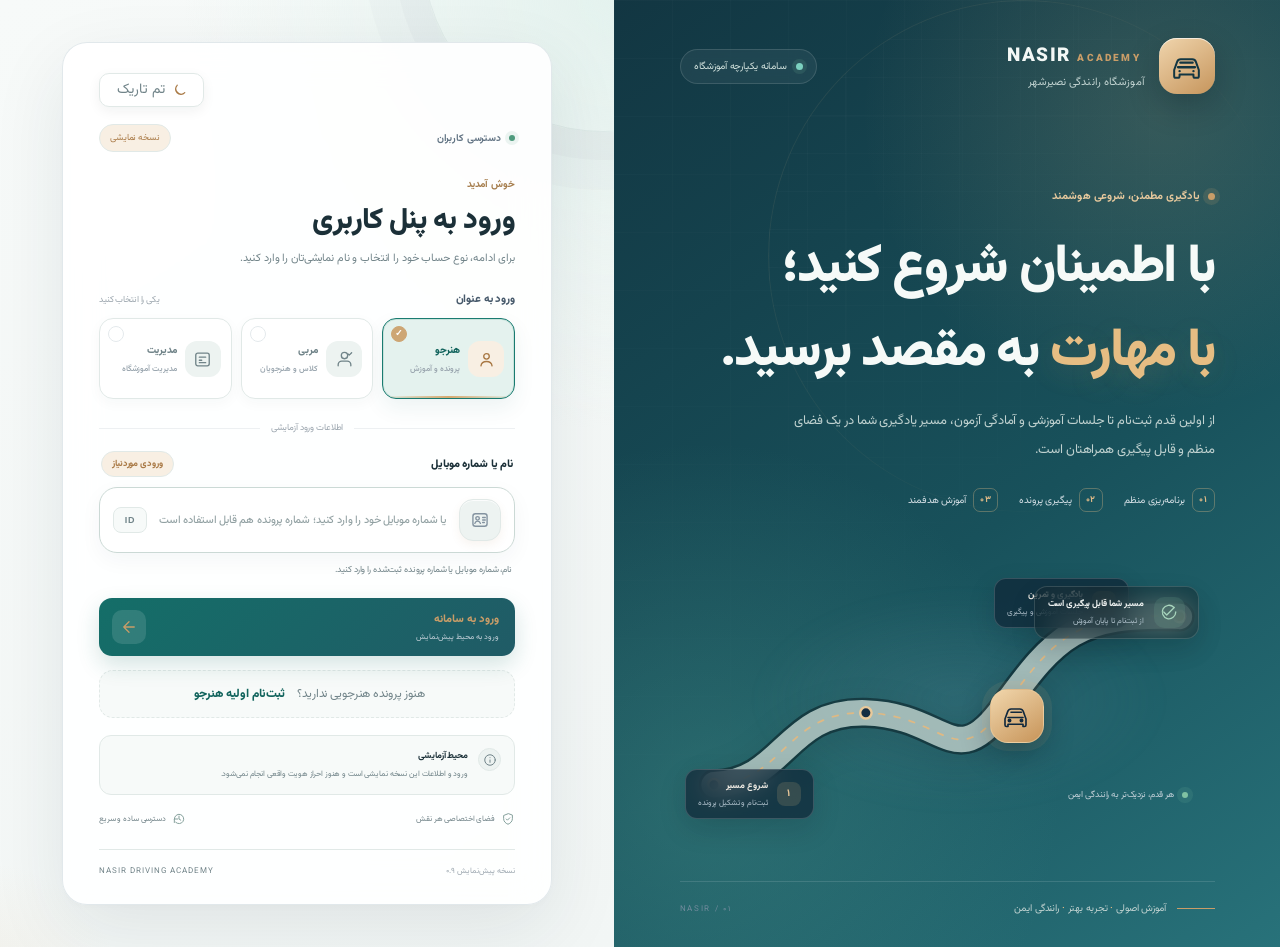
<file: nasir-driving-academy/index.html>
<!doctype html>
<html lang="fa" dir="rtl">
<head>
  <meta charset="utf-8">
  <meta name="viewport" content="width=device-width,initial-scale=1,viewport-fit=cover">
  <meta name="theme-color" content="#10253c">
  <meta name="description" content="سامانه یکپارچه آموزشگاه رانندگی نصیرشهر؛ مدیریت آموزش، پرونده و برنامه کلاس‌ها">
  <title>آموزشگاه رانندگی نصیرشهر | NASIR</title>
  <link rel="manifest" href="manifest.webmanifest">
  <link rel="icon" href="assets/icon.svg" type="image/svg+xml">
  <link rel="preconnect" href="https://fonts.googleapis.com">
  <link rel="preconnect" href="https://fonts.gstatic.com" crossorigin>
  <link href="https://fonts.googleapis.com/css2?family=Noto+Sans+Arabic:wght@300;400;500;600;700;800;900&family=Vazirmatn:wght@300;400;500;600;700;800;900&display=swap" rel="stylesheet">
  <script>
    try { document.documentElement.dataset.theme = localStorage.getItem('nasirUiTheme') === 'dark' ? 'dark' : 'light'; }
    catch (_) { document.documentElement.dataset.theme = 'light'; }
  </script>
  <link rel="stylesheet" href="styles.css">
  <link rel="stylesheet" href="theme-system.css?v=6">
</head>
<body>
  <div class="ambient ambient-one"></div><div class="ambient ambient-two"></div>

  <main id="loginScreen" class="login-screen">
    <section class="login-brand" aria-label="معرفی آموزشگاه رانندگی نصیرشهر">
      <div class="brand-topbar">
        <div class="brand-lockup">
          <div class="brand-mark"><svg viewBox="0 0 48 48" aria-hidden="true"><path d="M8 28.5 11.8 18a5 5 0 0 1 4.7-3.3h15a5 5 0 0 1 4.7 3.3L40 28.5v8a2 2 0 0 1-2 2h-3a2 2 0 0 1-2-2v-2H15v2a2 2 0 0 1-2 2h-3a2 2 0 0 1-2-2z" fill="none" stroke="currentColor" stroke-width="2.6" stroke-linejoin="round"/><path d="M13 25h22M16 19h16M15 30h.1M33 30h.1" stroke="currentColor" stroke-width="3" stroke-linecap="round"/></svg></div>
          <div><div class="brand-name">NASIR <span>ACADEMY</span></div><div class="brand-subtitle">آموزشگاه رانندگی نصیرشهر</div></div>
        </div>
        <div class="brand-status"><i></i><span>سامانه یکپارچه آموزشگاه</span></div>
      </div>

      <div class="brand-copy">
        <span class="eyebrow"><i></i> یادگیری مطمئن، شروعی هوشمند</span>
        <h1>با اطمینان شروع کنید؛<br><em>با مهارت</em> به مقصد برسید.</h1>
        <p>از اولین قدم ثبت‌نام تا جلسات آموزشی و آمادگی آزمون، مسیر یادگیری شما در یک فضای منظم و قابل پیگیری همراهتان است.</p>
        <div class="brand-benefits">
          <span><b>۰۱</b> برنامه‌ریزی منظم</span>
          <span><b>۰۲</b> پیگیری پرونده</span>
          <span><b>۰۳</b> آموزش هدفمند</span>
        </div>
      </div>

      <div class="login-visual" aria-hidden="true">
        <div class="visual-glow"></div>
        <svg class="route-svg" viewBox="0 0 620 300" preserveAspectRatio="xMidYMid meet">
          <path class="route-shadow" d="M24 258 C112 254 111 167 210 170 S318 247 380 162 468 47 594 52"/>
          <path class="route-line" d="M24 258 C112 254 111 167 210 170 S318 247 380 162 468 47 594 52"/>
          <path class="route-center" d="M24 258 C112 254 111 167 210 170 S318 247 380 162 468 47 594 52"/>
          <circle class="route-node node-one" cx="24" cy="258" r="7"/><circle class="route-node node-two" cx="210" cy="170" r="7"/><circle class="route-node node-three" cx="380" cy="162" r="7"/><circle class="route-node node-four" cx="594" cy="52" r="7"/>
        </svg>
        <div class="route-label route-start"><span class="route-label-icon">۱</span><span><b>شروع مسیر</b><small>ثبت‌نام و تشکیل پرونده</small></span></div>
        <div class="route-label route-middle"><span class="route-label-icon">۲</span><span><b>یادگیری و تمرین</b><small>جلسات آموزشی و پیگیری</small></span></div>
        <div class="route-car"><svg viewBox="0 0 48 48"><path d="m8 28 3.7-10.2a4.8 4.8 0 0 1 4.5-3.2h11.6a4.8 4.8 0 0 1 4.5 3.2L36 28v8a2 2 0 0 1-2 2h-2v-3H12v3h-2a2 2 0 0 1-2-2z" fill="none" stroke="currentColor" stroke-width="2.2" stroke-linejoin="round"/><path d="M12 26h20M16 19h14" fill="none" stroke="currentColor" stroke-width="2.2" stroke-linecap="round"/><circle cx="14" cy="30" r="1.8" fill="currentColor"/><circle cx="30" cy="30" r="1.8" fill="currentColor"/></svg></div>
        <div class="visual-caption"><span class="caption-pulse"></span><span>هر قدم، نزدیک‌تر به رانندگی ایمن</span></div>
        <div class="visual-mini-card"><div class="mini-card-icon"><svg viewBox="0 0 24 24"><path d="m5 12 4 4L19 6"/><path d="M21 12a9 9 0 1 1-2.64-6.36"/></svg></div><div><b>مسیر شما قابل پیگیری است</b><small>از ثبت‌نام تا پایان آموزش</small></div></div>
      </div>

      <div class="brand-bottom"><span class="mini-line"></span><span>آموزش اصولی <b>·</b> تجربه بهتر <b>·</b> رانندگی ایمن</span><span class="brand-bottom-mark">NASIR / ۰۱</span></div>
    </section>

    <section class="login-panel-wrap">
      <div class="login-panel">
        <div class="mobile-brand brand-lockup"><div class="brand-mark"><svg viewBox="0 0 48 48" aria-hidden="true"><path d="M8 28.5 11.8 18a5 5 0 0 1 4.7-3.3h15a5 5 0 0 1 4.7 3.3L40 28.5v8a2 2 0 0 1-2 2h-3a2 2 0 0 1-2-2v-2H15v2a2 2 0 0 1-2 2h-3a2 2 0 0 1-2-2z" fill="none" stroke="currentColor" stroke-width="2.6" stroke-linejoin="round"/><path d="M13 25h22M16 19h16" stroke="currentColor" stroke-width="2.6" stroke-linecap="round"/></svg></div><div><div class="brand-name">NASIR <span>ACADEMY</span></div><div class="brand-subtitle">آموزشگاه رانندگی نصیرشهر</div></div></div>

        <div class="login-toolbar ui-preference-controls" aria-label="تنظیمات نمایش">
          <button class="preference-button theme-button" type="button" data-theme-toggle><svg viewBox="0 0 24 24" aria-hidden="true"><path d="M20.5 15.5A8.5 8.5 0 0 1 8.5 3.5 8.5 8.5 0 1 0 20.5 15.5Z"/></svg><span data-theme-label>تم تاریک</span></button>
        </div>
        <div class="login-card-topline"><span class="login-step"><i></i> دسترسی کاربران</span><span class="login-preview-tag">نسخه نمایشی</span></div>
        <div class="login-heading">
          <span class="eyebrow">خوش آمدید</span>
          <h2>ورود به پنل کاربری</h2>
          <p>برای ادامه، نوع حساب خود را انتخاب و نام نمایشی‌تان را وارد کنید.</p>
        </div>

        <div class="role-section-heading"><span>ورود به عنوان</span><small>یکی را انتخاب کنید</small></div>
        <div class="role-picker" role="group" aria-label="انتخاب نوع حساب">
          <button type="button" class="role-option active" data-role="student" aria-pressed="true"><span class="role-icon"><svg viewBox="0 0 24 24"><circle cx="12" cy="8" r="3.5"/><path d="M5 20c.5-3.5 3-5.5 7-5.5s6.5 2 7 5.5"/></svg></span><span class="role-text"><b>هنرجو</b><small>پرونده و آموزش</small></span><span class="role-check">✓</span></button>
          <button type="button" class="role-option" data-role="instructor" aria-pressed="false"><span class="role-icon"><svg viewBox="0 0 24 24"><path d="M4 20v-1.5A4.5 4.5 0 0 1 8.5 14h7a4.5 4.5 0 0 1 4.5 4.5V20M12 11a4 4 0 1 0 0-8 4 4 0 0 0 0 8Z"/><path d="m16.5 5 1.5 1.5L21 3.5"/></svg></span><span class="role-text"><b>مربی</b><small>کلاس و هنرجویان</small></span><span class="role-check">✓</span></button>
          <button type="button" class="role-option" data-role="admin" aria-pressed="false"><span class="role-icon"><svg viewBox="0 0 24 24"><rect x="3.5" y="4" width="17" height="16" rx="2.5"/><path d="M8 9h8M8 13h3M8 16h8"/></svg></span><span class="role-text"><b>مدیریت</b><small>مدیریت آموزشگاه</small></span><span class="role-check">✓</span></button>
        </div>

        <div class="login-form-divider"><span></span><small>اطلاعات ورود آزمایشی</small><span></span></div>
        <form id="demoLoginForm" class="login-form" novalidate>
          <div class="login-field-head"><label id="displayNameLabel" for="displayName">نام یا شماره موبایل</label><span>ورودی موردنیاز</span></div>
          <div class="input-wrap login-identifier-input"><span class="input-leading-icon" aria-hidden="true"><svg viewBox="0 0 24 24"><rect x="3.5" y="4.5" width="17" height="15" rx="3"/><circle cx="9.1" cy="10" r="2.1"/><path d="M5.8 16c.5-1.8 1.7-2.7 3.3-2.7s2.9.9 3.4 2.7M15.2 9h3.1M15.2 12h3.1M15.2 15h2"/></svg></span><input id="displayName" name="displayName" type="text" placeholder="نام یا شماره موبایل خود را وارد کنید" autocomplete="username" dir="auto" required maxlength="40" aria-describedby="loginNameHint"><span class="login-input-token" aria-hidden="true">ID</span></div>
          <small id="loginNameHint" class="login-field-hint">نام، شماره موبایل یا شماره پرونده ثبت‌شده را وارد کنید.</small>
          <small id="loginValidationMessage" class="login-validation-message" role="alert" hidden>لطفاً نام یا شماره موبایل را وارد کنید.</small>
          <button class="primary-button login-button" type="submit"><span class="login-button-copy"><b>ورود به سامانه</b><small>ورود به محیط پیش‌نمایش</small></span><span class="login-button-arrow"><svg viewBox="0 0 24 24"><path d="M19 12H5m7 7-7-7 7-7"/></svg></span></button>
        </form>
        <div class="login-register-cta" id="loginRegisterCta">
          <span>هنوز پرونده هنرجویی ندارید؟</span>
          <button type="button" id="studentSelfRegisterButton">ثبت‌نام اولیه هنرجو</button>
        </div>

        <div class="demo-note"><span class="info-dot"><svg viewBox="0 0 24 24"><path d="M12 16v-4m0-4h.01"/><circle cx="12" cy="12" r="9"/></svg></span><span><b>محیط آزمایشی</b><small>ورود و اطلاعات این نسخه نمایشی است و هنوز احراز هویت واقعی انجام نمی‌شود.</small></span></div>
        <div class="login-assurance"><span><svg viewBox="0 0 24 24"><path d="M12 3 4.5 6v5.5c0 4.5 3.2 7.8 7.5 9.5 4.3-1.7 7.5-5 7.5-9.5V6z"/><path d="m9 12 2 2 4-4"/></svg> فضای اختصاصی هر نقش</span><span><svg viewBox="0 0 24 24"><path d="M4 12a8 8 0 1 1 2.3 5.6M4 18v-6h6"/><path d="M12 7v5l3 2"/></svg> دسترسی ساده و سریع</span></div>
        <div class="login-footer"><span>NASIR DRIVING ACADEMY</span><span>نسخه پیش‌نمایش ۰.۹</span></div>
      </div>
    </section>
  </main>

  <div id="appShell" class="app-shell hidden">
    <aside class="sidebar" id="sidebar">
      <div class="sidebar-brand"><div class="brand-mark small"><svg viewBox="0 0 48 48"><path d="M8 28.5 11.8 18a5 5 0 0 1 4.7-3.3h15a5 5 0 0 1 4.7 3.3L40 28.5v8a2 2 0 0 1-2 2h-3a2 2 0 0 1-2-2v-2H15v2a2 2 0 0 1-2 2h-3a2 2 0 0 1-2-2z" fill="none" stroke="currentColor" stroke-width="2.6" stroke-linejoin="round"/><path d="M13 25h22M16 19h16" stroke="currentColor" stroke-width="2.6" stroke-linecap="round"/></svg></div><div><b>NASIR <small>ACADEMY</small></b><span>آموزشگاه رانندگی نصیرشهر</span></div></div>
      <div class="sidebar-caption">منوی اصلی</div>
      <nav id="sideNav" class="side-nav"></nav>
      <div class="sidebar-bottom">
        <div class="support-card"><div class="support-icon"><svg viewBox="0 0 24 24"><path d="M4 13v-2a8 8 0 0 1 16 0v2M4 13a2 2 0 0 0 2 2h1v-5H6a2 2 0 0 0-2 2Zm16 0a2 2 0 0 1-2 2h-1v-5h1a2 2 0 0 1 2 2ZM12 19h3"/></svg></div><div><b>نیاز به راهنمایی دارید؟</b><span>ارتباط با آموزشگاه</span></div></div>
        <button class="logout-button" id="logoutButton"><svg viewBox="0 0 24 24"><path d="M10 17l5-5-5-5M15 12H3M12 3h6a2 2 0 0 1 2 2v14a2 2 0 0 1-2 2h-6"/></svg> خروج از پیش‌نمایش</button>
      </div>
    </aside>

    <div class="main-area">
      <header class="topbar">
        <div class="topbar-right"><button class="icon-button menu-toggle" id="menuToggle" aria-label="باز کردن منو"><svg viewBox="0 0 24 24"><path d="M4 7h16M4 12h16M4 17h16"/></svg></button><div class="breadcrumb"><span>آموزشگاه رانندگی</span><b>/</b><strong id="pageTitle">داشبورد</strong></div></div>
        <div class="topbar-left"><div class="ui-preference-controls app-preference-controls" aria-label="تنظیمات نمایش"><button class="preference-button theme-button" type="button" data-theme-toggle><svg viewBox="0 0 24 24" aria-hidden="true"><path d="M20.5 15.5A8.5 8.5 0 0 1 8.5 3.5 8.5 8.5 0 1 0 20.5 15.5Z"/></svg><span data-theme-label>تم تاریک</span></button></div><button class="icon-button notification-button" id="notificationButton" aria-label="اعلان‌ها" aria-expanded="false"><svg viewBox="0 0 24 24"><path d="M18 9a6 6 0 0 0-12 0c0 7-3 7-3 9h18c0-2-3-2-3-9ZM10 21h4"/></svg><i></i></button><button class="top-user profile-shortcut" id="profileShortcut" type="button" aria-label="باز کردن پروفایل"><div class="user-copy"><b id="topUserName">کاربر آزمایشی</b><span id="topUserRole">هنرجو</span></div><div class="avatar" id="topAvatar">ک</div></button></div>
        <div class="notification-panel hidden" id="notificationPanel" role="dialog" aria-label="اعلان‌ها"></div>
      </header>

      <main class="content-area" id="contentArea" tabindex="-1"></main>
      <footer class="app-footer"><span>© سامانه آموزشگاه رانندگی نصیرشهر</span><span>طراحی شده برای آموزش بهتر و رانندگی ایمن</span></footer>
    </div>
    <div class="sidebar-scrim" id="sidebarScrim"></div>
  </div>
  <div id="modalRoot"></div>
  <div id="toast" class="toast" role="status" aria-live="polite"></div>
  <script src="config.js"></script>
  <script src="data-layer.js"></script>
  <script src="app.js"></script>
  <script src="appearance.js"></script>
</body>
</html>
</file>
<file: nasir-driving-academy/styles.css>
:root{--navy:#10253c;--navy-2:#193651;--gold:#d6aa70;--gold-soft:#f4eadc;--ink:#17283a;--muted:#7c8996;--line:#e8edf1;--surface:#fff;--canvas:#f4f6f8;--green:#287b70;--green-soft:#e6f2ef;--red:#b95555;--shadow:0 18px 55px rgba(21,39,58,.08);--radius:18px;font-family:'Vazirmatn',Tahoma,Arial,sans-serif}
*{box-sizing:border-box}body{margin:0;background:var(--canvas);color:var(--ink);font-family:inherit;min-height:100vh}button,input{font:inherit}button{cursor:pointer}svg{width:21px;height:21px;fill:none;stroke:currentColor;stroke-width:1.7;stroke-linecap:round;stroke-linejoin:round}.hidden{display:none!important}.ambient{position:fixed;pointer-events:none;border-radius:50%;filter:blur(1px);opacity:.55;z-index:-1}.ambient-one{width:420px;height:420px;background:#e5edf1;top:-180px;left:-120px}.ambient-two{width:320px;height:320px;background:#f5eadc;bottom:-140px;right:-100px}
/* Login */
.login-screen{min-height:100vh;display:grid;grid-template-columns:1.05fr .95fr;background:#fff}.login-brand{background:radial-gradient(circle at 20% 90%,#284a60 0,transparent 35%),linear-gradient(145deg,#10253c,#173650 68%,#25445a);color:white;padding:48px clamp(30px,6vw,92px);position:relative;overflow:hidden;display:flex;flex-direction:column;justify-content:space-between;min-height:700px}.brand-lockup{display:flex;align-items:center;gap:13px;position:relative;z-index:1}.brand-mark{width:52px;height:52px;border-radius:16px;background:var(--gold);color:var(--navy);display:grid;place-items:center;box-shadow:0 8px 24px #071a2a44}.brand-mark svg{width:36px;height:36px}.brand-name{font-size:18px;font-weight:900;letter-spacing:1px;direction:ltr;text-align:right}.brand-name span{font-size:10px;letter-spacing:2px;color:var(--gold);margin-right:4px}.brand-subtitle{font-size:11px;color:#c4d0d9;margin-top:3px}.brand-copy{position:relative;z-index:2;margin-top:35px;max-width:530px}.eyebrow{display:inline-flex;align-items:center;gap:8px;font-size:12px;font-weight:700;color:var(--green)}.login-brand .eyebrow{color:#e6c99e}.eyebrow i{width:7px;height:7px;border-radius:50%;background:var(--gold);box-shadow:0 0 0 5px #d6aa7022}.brand-copy h1{font-size:clamp(36px,4.8vw,62px);line-height:1.52;letter-spacing:-1.5px;margin:24px 0 12px;font-weight:800}.brand-copy h1 em{font-style:normal;color:var(--gold)}.brand-copy p{max-width:400px;color:#b9c8d3;line-height:2.1;font-size:14px}.brand-bottom{display:flex;align-items:center;gap:12px;color:#aebdca;font-size:11px;position:relative;z-index:2}.mini-line{height:1px;width:38px;background:var(--gold)}.road-art{position:absolute;left:-80px;bottom:75px;width:54%;height:290px;transform:rotate(-16deg);opacity:.34}.road-art:before,.road-art:after{content:"";position:absolute;inset:0;border:2px solid #d9e0e4;border-radius:50%;transform:scaleX(1.3)}.road-art:after{inset:28px 70px;border-color:#d6aa70}.road-lane{position:absolute;left:50%;top:-20px;height:360px;border-left:3px dashed #e5d8c4}.road-car{position:absolute;top:46%;left:47%;width:46px;height:72px;border-radius:13px;background:var(--gold);color:var(--navy);display:grid;place-items:center;box-shadow:0 0 0 8px #d6aa7022}.login-panel-wrap{display:grid;place-items:center;padding:45px 25px;background:linear-gradient(135deg,#fff,#f8fafb)}.login-panel{width:min(100%,440px);padding:20px 10px}.mobile-brand{display:none}.login-heading{margin:0 0 28px}.login-heading .eyebrow{font-size:11px}.login-heading h2{font-size:28px;margin:9px 0 3px;color:var(--navy)}.login-heading p{font-size:12px;color:var(--muted);margin:0}.role-picker{display:grid;grid-template-columns:repeat(3,1fr);gap:10px;margin-bottom:26px}.role-option{background:white;border:1px solid var(--line);border-radius:14px;padding:13px 8px;display:flex;flex-direction:column;align-items:center;gap:8px;color:#72808c;font-weight:600;font-size:12px;transition:.2s}.role-option:hover{border-color:#cbb08c;transform:translateY(-2px)}.role-option.active{border-color:var(--gold);background:#fcf8f2;color:var(--navy);box-shadow:0 7px 20px #d6aa7020}.role-icon{width:34px;height:34px;border-radius:11px;background:#f1f4f6;display:grid;place-items:center}.role-option.active .role-icon{background:var(--gold-soft);color:#9c7040}.login-form label{font-size:12px;font-weight:700;display:block;margin-bottom:8px;color:#425262}.input-wrap{height:49px;border:1px solid #dfe5ea;border-radius:11px;background:white;display:flex;align-items:center;gap:10px;padding:0 14px;transition:.2s}.input-wrap:focus-within{border-color:#bd9a6d;box-shadow:0 0 0 3px #d6aa7022}.input-wrap svg{color:#8493a0;width:18px}.input-wrap input{border:0;outline:0;flex:1;min-width:0;color:var(--ink);background:transparent;font-size:13px}.primary-button{border:0;background:var(--navy);color:white;border-radius:11px;height:50px;padding:0 18px;font-weight:700;box-shadow:0 8px 18px #10253c22;transition:.2s}.primary-button:hover{background:#1c3c58;transform:translateY(-1px);box-shadow:0 12px 24px #10253c2c}.login-button{width:100%;margin-top:16px;display:flex;align-items:center;justify-content:space-between}.login-button span{font-size:20px;color:var(--gold)}.demo-note{display:flex;align-items:center;gap:9px;background:#f4f6f8;border-radius:10px;padding:11px 12px;margin-top:19px;color:#778491;font-size:10px;line-height:1.9}.info-dot{width:17px;height:17px;border-radius:50%;background:#dce4e9;color:#536675;display:grid;place-items:center;font-weight:800;flex-shrink:0}.login-footer{display:flex;justify-content:space-between;gap:12px;color:#9aa5ae;font-size:9px;letter-spacing:.4px;margin-top:46px;direction:ltr}.login-footer span{direction:rtl;letter-spacing:0}
/* App shell */
.app-shell{min-height:100vh;display:flex}.sidebar{width:266px;background:var(--navy);color:#d9e2e9;position:fixed;inset:0 0 0 auto;z-index:20;padding:25px 18px 18px;display:flex;flex-direction:column;transition:transform .28s ease}.sidebar-brand{display:flex;align-items:center;gap:11px;padding:0 5px 29px;border-bottom:1px solid #ffffff16}.brand-mark.small{width:43px;height:43px;border-radius:13px;flex-shrink:0}.brand-mark.small svg{width:31px;height:31px}.sidebar-brand b{display:block;color:white;font-size:15px;letter-spacing:.8px;direction:ltr;text-align:right}.sidebar-brand b small{color:var(--gold);font-size:8px;letter-spacing:1px}.sidebar-brand span{display:block;font-size:9px;color:#9fb0bd;margin-top:4px}.sidebar-caption{font-size:10px;color:#8093a3;margin:24px 10px 12px}.side-nav{display:flex;flex-direction:column;gap:5px}.nav-item{border:0;background:transparent;color:#aebdca;width:100%;height:45px;border-radius:10px;display:flex;align-items:center;gap:12px;padding:0 13px;text-align:right;font-size:12px;transition:.18s}.nav-item svg{width:18px;height:18px;color:#91a4b3}.nav-item:hover{background:#ffffff0d;color:white}.nav-item.active{background:#d6aa701b;color:#f5d6aa;box-shadow:inset -3px 0 var(--gold)}.nav-item.active svg{color:var(--gold)}.nav-item .nav-count{margin-right:auto;background:#ffffff16;border-radius:20px;padding:2px 7px;font-size:9px}.sidebar-bottom{margin-top:auto}.support-card{background:#1b3a55;border:1px solid #ffffff12;border-radius:13px;padding:13px 11px;display:flex;gap:10px;align-items:center}.support-icon{height:34px;width:34px;border-radius:10px;background:#d6aa7020;color:var(--gold);display:grid;place-items:center;flex-shrink:0}.support-icon svg{width:18px}.support-card b{font-size:10px;display:block;color:white}.support-card span{font-size:9px;color:#a4b5c2;display:block;margin-top:4px}.logout-button{background:transparent;border:0;color:#9fb0bd;font-size:10px;display:flex;gap:9px;align-items:center;padding:17px 10px 0}.logout-button:hover{color:#f3c1a7}.logout-button svg{width:16px}.main-area{margin-right:266px;width:calc(100% - 266px);min-width:0;display:flex;flex-direction:column;min-height:100vh}.topbar{height:78px;background:#ffffffeb;backdrop-filter:blur(16px);border-bottom:1px solid var(--line);display:flex;align-items:center;justify-content:space-between;padding:0 clamp(18px,3vw,42px);position:sticky;top:0;z-index:10}.topbar-right,.topbar-left{display:flex;align-items:center;gap:16px}.breadcrumb{display:flex;align-items:center;gap:10px;font-size:11px;color:#9aa5ae}.breadcrumb b{color:#c7ced4;font-weight:400}.breadcrumb strong{color:#334759;font-weight:700}.icon-button{height:39px;width:39px;border:1px solid var(--line);background:white;color:#637483;border-radius:11px;display:grid;place-items:center;position:relative;transition:.2s}.icon-button:hover{border-color:#d3b58d;color:var(--navy);background:#fffdf9}.icon-button svg{width:18px}.notification-button i{position:absolute;width:6px;height:6px;border:1px solid white;background:#d78b68;border-radius:50%;top:8px;right:9px}.top-user{display:flex;align-items:center;gap:10px;padding-right:13px;border-right:1px solid var(--line)}.user-copy{text-align:left}.user-copy b{font-size:11px;display:block;color:#283c4f}.user-copy span{font-size:9px;color:#9aa5ae;display:block;margin-top:2px}.avatar{height:38px;width:38px;border-radius:13px;background:linear-gradient(145deg,#e5c69d,#c28e56);color:#26384a;display:grid;place-items:center;font-weight:800;font-size:15px;border:2px solid white;box-shadow:0 0 0 1px #e9d7bd}.menu-toggle{display:none}.content-area{padding:28px clamp(18px,3vw,42px) 20px;flex:1;max-width:1600px;width:100%;margin:0 auto}.app-footer{border-top:1px solid var(--line);padding:14px clamp(18px,3vw,42px);display:flex;justify-content:space-between;gap:10px;color:#a3adb6;font-size:9px}.sidebar-scrim{display:none}
/* Shared content */
.page-head{display:flex;align-items:flex-end;justify-content:space-between;gap:18px;margin-bottom:24px}.page-head h1{font-size:21px;color:var(--navy);margin:4px 0 3px}.page-head p{margin:0;color:#87939d;font-size:11px}.page-actions{display:flex;gap:9px;flex-wrap:wrap}.soft-button,.outline-button{height:38px;padding:0 13px;border:1px solid var(--line);background:white;color:#526473;border-radius:10px;font-size:10px;font-weight:600;display:inline-flex;align-items:center;gap:8px}.soft-button svg,.outline-button svg{width:15px}.soft-button:hover,.outline-button:hover{border-color:#d6aa70;color:#8d693e}.stats-grid{display:grid;grid-template-columns:repeat(4,minmax(0,1fr));gap:14px;margin-bottom:18px}.stat-card{background:white;border:1px solid var(--line);border-radius:15px;padding:17px;display:flex;align-items:center;gap:13px;min-width:0;box-shadow:0 5px 18px #182b3c05;animation:rise .45s both}.stat-card:nth-child(2){animation-delay:.05s}.stat-card:nth-child(3){animation-delay:.1s}.stat-card:nth-child(4){animation-delay:.15s}.stat-icon{height:43px;width:43px;border-radius:13px;display:grid;place-items:center;flex-shrink:0}.stat-icon svg{width:20px}.stat-icon.gold{background:#f8f0e5;color:#aa7b43}.stat-icon.green{background:#e7f2ef;color:#338477}.stat-icon.blue{background:#eaf0f6;color:#557c9f}.stat-icon.rose{background:#f8ebea;color:#b96f69}.stat-text{min-width:0}.stat-text span{display:block;color:#95a0aa;font-size:10px;margin-bottom:5px}.stat-text strong{display:block;font-size:20px;color:#24394d;line-height:1.1}.stat-text small{display:block;color:#a1abb4;font-size:9px;margin-top:5px}.dashboard-grid{display:grid;grid-template-columns:minmax(0,1.45fr) minmax(270px,.85fr);gap:16px}.panel{background:white;border:1px solid var(--line);border-radius:16px;padding:18px;min-width:0;box-shadow:0 5px 18px #182b3c04;animation:rise .45s .08s both}.panel-head{display:flex;align-items:center;justify-content:space-between;gap:12px;margin-bottom:16px}.panel-title{font-size:12px;font-weight:800;color:#2c4053}.panel-subtitle{font-size:9px;color:#99a4ad;margin-top:4px}.text-link{border:0;background:transparent;color:#ad8250;font-size:10px;font-weight:700}.schedule-list{display:flex;flex-direction:column}.schedule-row{display:grid;grid-template-columns:70px 1fr auto;align-items:center;gap:13px;padding:13px 0;border-bottom:1px solid #f0f2f4}.schedule-row:last-child{border-bottom:0;padding-bottom:0}.schedule-time{font-size:10px;font-weight:800;color:#42596d;direction:ltr;text-align:right}.schedule-info b{display:block;font-size:11px;color:#34495b}.schedule-info span{display:block;font-size:9px;color:#9ba5ad;margin-top:4px}.status{display:inline-flex;align-items:center;gap:5px;border-radius:20px;padding:5px 9px;font-size:9px;font-weight:700;white-space:nowrap}.status:before{content:"";width:5px;height:5px;border-radius:50%;background:currentColor}.status.green{background:#e9f4f0;color:#3b8b78}.status.gold{background:#f9f1e5;color:#ad8148}.status.gray{background:#f0f2f4;color:#82909b}.status.red{background:#f8eaea;color:#b45f5f}.progress-card{background:linear-gradient(140deg,#10253c,#1b405c);color:white;border:0;overflow:hidden;position:relative}.progress-card:after{content:"";position:absolute;left:-35px;top:-65px;width:170px;height:170px;border:1px solid #ffffff18;border-radius:50%;box-shadow:0 0 0 18px #ffffff08,0 0 0 38px #ffffff05}.progress-card .panel-title{color:white}.progress-card .panel-subtitle{color:#b6c3cc}.progress-big{font-size:31px;font-weight:800;margin:20px 0 4px;color:#f4d5a9}.progress-caption{font-size:9px;color:#c2cbd2}.progress-track{height:7px;background:#ffffff22;border-radius:10px;overflow:hidden;margin:17px 0 8px}.progress-track span{display:block;height:100%;width:62%;background:linear-gradient(90deg,#d6aa70,#f0d7b1);border-radius:10px}.progress-foot{display:flex;justify-content:space-between;color:#b7c4cf;font-size:9px}.notice-item{display:flex;gap:11px;padding:11px 0;border-bottom:1px solid #f0f2f4}.notice-item:last-child{border-bottom:0;padding-bottom:0}.notice-bullet{width:32px;height:32px;flex-shrink:0;border-radius:10px;background:#f5efe6;color:#a97c46;display:grid;place-items:center}.notice-bullet svg{width:16px}.notice-item b{display:block;font-size:10px;color:#405568}.notice-item span{display:block;font-size:9px;color:#a0aab2;margin-top:4px;line-height:1.7}.quick-grid{display:grid;grid-template-columns:repeat(3,1fr);gap:10px}.quick-action{border:1px solid var(--line);background:#fff;border-radius:13px;padding:14px 10px;text-align:center;color:#536575;transition:.2s}.quick-action:hover{border-color:#d6aa70;transform:translateY(-2px);box-shadow:0 8px 20px #10253c0a}.quick-action span{width:34px;height:34px;border-radius:11px;background:#f4f6f8;color:#a17b4c;display:grid;place-items:center;margin:0 auto 8px}.quick-action svg{width:17px}.quick-action b{font-size:9px;display:block}.bottom-grid{display:grid;grid-template-columns:1fr 1fr;gap:16px;margin-top:16px}
/* Tables and content */
.table-wrap{overflow:auto;border:1px solid var(--line);border-radius:13px}table{width:100%;border-collapse:collapse;min-width:600px;background:white}th{background:#f8fafb;color:#8996a0;font-size:9px;font-weight:700;text-align:right;padding:13px 15px;white-space:nowrap}td{padding:13px 15px;border-top:1px solid #eff2f4;font-size:10px;color:#536576;white-space:nowrap}td b{color:#2e4356;font-size:10px}.person-cell{display:flex;align-items:center;gap:9px}.person-mini{height:30px;width:30px;border-radius:10px;background:#edf1f4;color:#5c7183;display:grid;place-items:center;font-size:11px;font-weight:800}.toolbar{display:flex;justify-content:space-between;gap:12px;align-items:center;margin-bottom:14px;flex-wrap:wrap}.search-box{height:38px;display:flex;align-items:center;gap:8px;background:white;border:1px solid var(--line);border-radius:10px;padding:0 11px;min-width:220px}.search-box svg{color:#99a4ae;width:16px}.search-box input{border:0;outline:0;min-width:0;width:100%;font-size:10px;color:var(--ink)}.filter-select{height:38px;border:1px solid var(--line);border-radius:10px;background:white;color:#637483;padding:0 10px;font:inherit;font-size:10px}.empty-state{padding:35px 15px;text-align:center;color:#96a1aa;font-size:11px}.empty-state svg{display:block;margin:0 auto 10px;width:30px;height:30px;color:#b0bbc3}.form-grid{display:grid;grid-template-columns:repeat(2,1fr);gap:14px}.field label{font-size:10px;font-weight:700;color:#506273;display:block;margin-bottom:7px}.field input,.field select,.field textarea{width:100%;border:1px solid var(--line);border-radius:10px;padding:11px 12px;outline:0;font:inherit;font-size:11px;color:var(--ink);background:white}.field input:focus,.field select:focus,.field textarea:focus{border-color:#caa77b;box-shadow:0 0 0 3px #d6aa701f}.field textarea{min-height:100px;resize:vertical}.field.full{grid-column:1/-1}.form-actions{display:flex;gap:9px;justify-content:flex-end;margin-top:16px}.calendar-strip{display:grid;grid-template-columns:repeat(7,1fr);gap:8px}.day-card{border:1px solid var(--line);border-radius:12px;background:#fff;text-align:center;padding:12px 4px;color:#778692}.day-card b{display:block;font-size:14px;color:#33495c;margin:5px}.day-card span{font-size:9px}.day-card.today{background:var(--navy);color:#c5d0d8;border-color:var(--navy)}.day-card.today b{color:var(--gold)}.notice-banner{padding:18px;border-radius:14px;background:#f8f2e9;border:1px solid #efe0ca;color:#725a3d;font-size:11px;line-height:2}.notice-banner b{display:block;margin-bottom:4px;color:#8a673c}.pill-row{display:flex;gap:7px;flex-wrap:wrap}.pill{padding:6px 10px;border-radius:30px;background:#f1f4f6;color:#73818d;font-size:9px}.pill.active{background:#f6ecde;color:#9b713f}.profile-card{display:flex;align-items:center;gap:16px;padding:20px;background:linear-gradient(110deg,#f8f4ed,#fff);border:1px solid #eee4d7;border-radius:15px;margin-bottom:16px}.profile-avatar{width:62px;height:62px;border-radius:20px;background:linear-gradient(145deg,#e5c69d,#bc8951);display:grid;place-items:center;color:#24384b;font-size:25px;font-weight:800}.profile-card h3{margin:0 0 4px;font-size:15px}.profile-card p{margin:0;color:#8e9aa3;font-size:10px}.profile-label{margin-right:auto;font-size:9px;color:#987244;background:#f4eadb;padding:7px 10px;border-radius:20px}
/* Motion */
@keyframes rise{from{opacity:0;transform:translateY(12px)}to{opacity:1;transform:translateY(0)}}@keyframes fadeIn{from{opacity:0}to{opacity:1}}.content-area>*{animation:fadeIn .25s ease both}.content-area .panel,.content-area .stat-card{will-change:transform,opacity}.toast{position:fixed;bottom:24px;left:24px;z-index:60;background:#142e46;color:white;padding:12px 16px;border-radius:11px;font-size:11px;box-shadow:var(--shadow);opacity:0;transform:translateY(12px);pointer-events:none;transition:.25s}.toast.show{opacity:1;transform:translateY(0)}
@media(max-width:1100px){.sidebar{width:235px}.main-area{margin-right:235px;width:calc(100% - 235px)}.stats-grid{grid-template-columns:repeat(2,1fr)}}
@media(max-width:800px){.login-screen{grid-template-columns:1fr}.login-brand{display:none}.login-panel-wrap{min-height:100vh;padding:25px 22px}.mobile-brand{display:flex;margin-bottom:42px}.mobile-brand .brand-mark{width:43px;height:43px}.mobile-brand .brand-mark span{font-size:25px;font-weight:900}.login-panel{padding:0}.sidebar{transform:translateX(105%);width:min(290px,84vw);box-shadow:-15px 0 45px #0d203322}.sidebar.open{transform:translateX(0)}.main-area{margin-right:0;width:100%}.menu-toggle{display:grid}.sidebar-scrim.show{display:block;position:fixed;inset:0;background:#0c1c2d66;z-index:15}.topbar{height:66px;padding:0 15px}.topbar-right,.topbar-left{gap:9px}.breadcrumb{font-size:10px}.user-copy{display:none}.top-user{padding-right:9px}.content-area{padding:22px 15px}.dashboard-grid{grid-template-columns:1fr}.bottom-grid{grid-template-columns:1fr}.app-footer{padding:12px 15px}.app-footer span:last-child{display:none}}
@media(max-width:520px){.stats-grid{gap:9px}.stat-card{padding:12px;gap:9px}.stat-icon{width:36px;height:36px;border-radius:11px}.stat-text span{font-size:9px}.stat-text strong{font-size:18px}.stat-text small{font-size:8px}.page-head{align-items:flex-start;flex-direction:column}.page-head h1{font-size:19px}.page-actions{width:100%}.page-actions button{flex:1;justify-content:center}.quick-grid{gap:7px}.quick-action{padding:11px 5px}.schedule-row{grid-template-columns:57px 1fr auto;gap:8px}.schedule-info b{font-size:10px}.calendar-strip{gap:4px}.day-card{padding:9px 2px}.day-card b{font-size:12px}.day-card span{font-size:8px}.form-grid{grid-template-columns:1fr}.field.full{grid-column:auto}.login-footer{margin-top:35px}}
@media(prefers-reduced-motion:reduce){*,*::before,*::after{animation-duration:.01ms!important;animation-iteration-count:1!important;scroll-behavior:auto!important;transition-duration:.01ms!important}}

/* Document records, file cabinet and archive */
.doc-security-note{display:flex;align-items:flex-start;gap:13px;padding:15px 17px;margin:0 0 16px;background:linear-gradient(110deg,#eef4f6,#fbf8f2);border:1px solid #e2e9eb;border-radius:14px;color:#546879}
.doc-security-icon,.doc-icon-badge{width:38px;height:38px;display:grid;place-items:center;flex-shrink:0;border-radius:12px;background:#e0ebe8;color:#34796e}
.doc-security-icon svg,.doc-icon-badge svg{width:19px}
.doc-security-note b{display:block;font-size:11px;color:#30485b;margin:1px 0 4px}
.doc-security-note span:not(.doc-security-icon){display:block;font-size:9px;line-height:1.9;color:#74838e}
.document-layout{display:grid;grid-template-columns:minmax(290px,.78fr) minmax(0,1.42fr);gap:16px;align-items:start}
.doc-upload-panel,.doc-list-panel{min-width:0}
.doc-form{display:grid;grid-template-columns:1fr 1fr;gap:12px}
.doc-form .field{min-width:0}
.doc-form .field.full{grid-column:1/-1}
.doc-form input[type=file]{font-size:10px;padding:10px;background:#fafbfc}
.field-hint{display:block;font-size:9px;color:#91a0aa;margin-top:6px;line-height:1.7;overflow-wrap:anywhere}
.doc-owner-note{grid-column:1/-1;padding:11px 13px;border:1px solid #eadfce;border-radius:11px;background:#faf6ef}
.doc-owner-note b,.doc-owner-note span{display:block}
.doc-owner-note b{font-size:10px;color:#765d3d;margin-bottom:4px}
.doc-owner-note span{font-size:9px;color:#8a7e6c;line-height:1.8}
.doc-count{font-size:9px;font-weight:800;background:#f6ecde;color:#9b713f;border-radius:30px;padding:6px 10px;white-space:nowrap}
.doc-toolbar{display:flex;gap:9px;align-items:center;margin-bottom:13px}
.doc-toolbar .search-box{flex:1;min-width:160px}
.document-list{display:flex;flex-direction:column;gap:9px}
.document-item{display:flex;align-items:center;gap:12px;padding:12px;border:1px solid #edf0f2;border-radius:13px;background:#fff;min-width:0;transition:.2s}
.document-item:hover{border-color:#e4d4bd;box-shadow:0 6px 18px #10253c08}
.document-item.is-archived{background:#fbfbfa}
.document-file-icon{width:39px;height:42px;display:grid;place-items:center;flex-shrink:0;color:#a77d4b;background:#f7f0e6;border-radius:11px}
.document-file-icon svg{width:20px}
.document-main{min-width:0;flex:1}
.document-title-row{display:flex;align-items:center;gap:8px;flex-wrap:wrap}
.document-title-row>b{font-size:10px;color:#344a5d;max-width:100%;overflow-wrap:anywhere}
.document-meta{display:flex;gap:6px;align-items:center;flex-wrap:wrap;color:#909da7;font-size:8px;margin-top:6px}
.document-owner{font-size:9px;color:#658173;margin-top:5px}
.document-description{font-size:9px;color:#89959e;margin-top:5px;line-height:1.7;overflow-wrap:anywhere}
.document-actions{display:flex;gap:6px;flex-wrap:wrap;justify-content:flex-end}
.document-actions .outline-button{height:31px;padding:0 9px;font-size:9px}
.document-actions .outline-button svg{width:13px}
.document-actions .outline-button span{white-space:nowrap}
.doc-upload-panel .form-actions{margin-top:2px}
.doc-upload-panel .primary-button:disabled{opacity:.65;cursor:wait}
@media(max-width:1050px){.document-layout{grid-template-columns:1fr}.doc-upload-panel{order:1}.doc-list-panel{order:2}}
@media(max-width:560px){.doc-security-note{padding:12px}.doc-form{grid-template-columns:1fr}.doc-form .field.full{grid-column:auto}.document-item{align-items:flex-start;flex-wrap:wrap}.document-main{min-width:calc(100% - 55px)}.document-actions{width:100%;justify-content:flex-start;padding-right:51px}.doc-toolbar{align-items:stretch;flex-direction:column}.doc-toolbar .search-box{width:100%}.doc-toolbar .filter-select{width:100%}}


/* Electronic student case file */
.case-toolbar{margin-bottom:16px}.case-toolbar .field{max-width:560px}.case-owner-note{padding:10px 13px;border:1px solid var(--line);border-radius:10px;background:#f8fafb;color:#71808d;font-size:10px}.case-hero{display:grid;grid-template-columns:auto minmax(180px,1fr) auto;gap:16px;align-items:center;padding:20px 22px;margin:0 0 15px;border-radius:17px;background:linear-gradient(115deg,#10253c,#1d3d55);color:#fff;box-shadow:0 12px 28px #10253c18}.case-avatar{width:58px;height:58px;border-radius:18px;display:grid;place-items:center;background:linear-gradient(145deg,#e3c69e,#bf8e55);color:#183047;font-size:25px;font-weight:900}.case-hero-main h2{font-size:18px;margin:3px 0 4px}.case-hero-main p{font-size:10px;color:#c5d2dc;margin:0 0 9px}.case-hero-main .eyebrow{font-size:9px;color:#e0bd8b}.case-progress{height:6px;border-radius:10px;background:#ffffff24;overflow:hidden;max-width:400px}.case-progress span{display:block;height:100%;background:#d6aa70;border-radius:10px}.case-hero-main small{display:block;color:#d2dbe2;font-size:9px;margin-top:6px}.case-summary-stats{display:flex;gap:16px;flex-wrap:wrap}.case-summary-stats div{display:flex;flex-direction:column;gap:3px;min-width:60px}.case-summary-stats b{font-size:13px;color:#e7c79e}.case-summary-stats span{font-size:8px;color:#c2cdd6}.case-stage-wrap{margin-bottom:15px}.case-stage-form{display:grid;grid-template-columns:minmax(160px,.6fr) minmax(180px,1fr) auto;gap:10px;align-items:end;padding:13px 15px;background:#f8fafb;border:1px solid var(--line);border-radius:13px}.case-stage-form .field label{margin-bottom:5px}.case-stage-form .field select,.case-stage-form .field input{height:38px}.case-stage-form button{height:39px}.case-stage-chip{display:inline-flex;padding:8px 13px;background:#f7eedf;color:#8e693b;border:1px solid #eddfc9;border-radius:30px;font-size:10px;font-weight:700}.case-grid{display:grid;grid-template-columns:repeat(2,minmax(0,1fr));gap:15px;align-items:start}.case-panel{min-width:0}.case-form{margin-bottom:12px;padding:12px;background:#fafbfc;border:1px solid #edf0f2;border-radius:12px}.case-form .form-grid{gap:10px}.case-form .field input,.case-form .field select,.case-form .field textarea{font-size:10px;padding:9px 10px}.case-form .field textarea{min-height:62px}.case-form .form-actions{margin-top:10px}.case-form .primary-button{min-height:35px;padding:0 14px;font-size:10px}.case-readonly-hint{padding:10px 12px;margin-bottom:10px;background:#f7f8f9;border-radius:10px;color:#929da5;font-size:9px}.case-item-list{display:flex;flex-direction:column;gap:7px;margin-top:10px}.case-record{display:flex;align-items:center;justify-content:space-between;gap:10px;padding:10px 11px;border:1px solid #edf0f2;border-radius:10px;background:#fff}.case-record>div{min-width:0;display:flex;flex-direction:column;gap:4px}.case-record b{font-size:10px;color:#354a5c;overflow-wrap:anywhere}.case-record span,.case-record small{font-size:8px;color:#8996a0;line-height:1.7;overflow-wrap:anywhere}.case-record em{font-style:normal;white-space:nowrap;font-size:8px}.case-empty{padding:15px;text-align:center;background:#fafbfc;border-radius:10px;color:#a0aab2;font-size:9px}.case-total{display:flex;justify-content:space-between;align-items:center;padding:10px 12px;background:#f4f7f5;border-radius:10px;color:#6c7e78;font-size:9px}.case-total b{color:#327366;font-size:12px}.case-final-status{padding:14px;background:#f4f7f5;border-radius:11px;color:#50746a}.case-final-status b,.case-final-status span{display:block}.case-final-status b{font-size:12px;margin-bottom:5px}.case-final-status span{font-size:9px;line-height:1.8}.case-doc-summary{display:flex;align-items:center;gap:9px;flex-wrap:wrap;padding:10px 12px;background:#f8fafb;border-radius:10px;color:#607383;font-size:9px}.case-doc-summary span{margin-left:auto;color:#8e9ba5}.case-doc-summary .outline-button{height:30px;font-size:9px}.case-timeline{padding:4px 2px}.timeline-item{position:relative;display:flex;gap:10px;padding:0 0 14px}.timeline-item:last-child{padding-bottom:0}.timeline-item>i{width:9px;height:9px;border-radius:50%;background:#d5a76d;border:2px solid #f4e6d1;margin-top:4px;flex:0 0 9px}.timeline-item>div{display:flex;flex-direction:column;gap:3px}.timeline-item b{font-size:10px;color:#44596b}.timeline-item span{font-size:9px;color:#81909b;line-height:1.7}.timeline-item small{font-size:8px;color:#a4afb7}.case-open-button{height:25px!important;padding:0 8px!important;margin-right:6px;font-size:8px!important}
@media(max-width:900px){.case-grid{grid-template-columns:1fr}.case-hero{grid-template-columns:auto 1fr}.case-summary-stats{grid-column:1/-1;padding-top:10px;border-top:1px solid #ffffff20}.case-stage-form{grid-template-columns:1fr 1fr}.case-stage-form button{grid-column:1/-1}}
@media(max-width:540px){.case-hero{padding:15px;gap:11px}.case-avatar{width:48px;height:48px;border-radius:15px}.case-hero-main h2{font-size:15px}.case-summary-stats{gap:13px}.case-stage-form{grid-template-columns:1fr}.case-stage-form button{grid-column:auto}.case-record{align-items:flex-start}.case-doc-summary span{margin-left:0;width:100%}}

/* NASIR UI refresh 0.5 — typography, hierarchy and interaction polish */
:root{
  --navy:#10263d;
  --navy-2:#1a3a56;
  --gold:#d9b47d;
  --gold-soft:#f7efe3;
  --ink:#172c40;
  --muted:#758596;
  --line:#e5ebf0;
  --surface:#fff;
  --canvas:#f3f6f8;
  --green:#267969;
  --green-soft:#e8f4f0;
  --red:#b95c5c;
  --shadow:0 16px 42px rgba(19,43,64,.075);
  --shadow-hover:0 20px 48px rgba(19,43,64,.12);
  --radius:20px;
  font-family:var(--app-font,'Vazirmatn','Noto Sans Arabic',Tahoma,Arial,sans-serif);
}
html{scroll-behavior:smooth;background:var(--canvas)}
body,button,input,select,textarea{font-family:var(--app-font,'Vazirmatn','Noto Sans Arabic',Tahoma,Arial,sans-serif)}
body{background:radial-gradient(circle at 90% 0,rgba(219,232,238,.52),transparent 28%),linear-gradient(180deg,#f7f9fa 0%,#f2f5f7 100%);color:var(--ink);font-size:14px;letter-spacing:-.12px}
button{ -webkit-tap-highlight-color:transparent }
button:focus-visible,input:focus-visible,select:focus-visible,textarea:focus-visible{outline:3px solid rgba(214,170,112,.34);outline-offset:2px}
::selection{background:#e8d4b7;color:#10263d}
.ambient-one{background:#d8e4eb;opacity:.48}.ambient-two{background:#f1e2ce;opacity:.55}
/* Typography */
.brand-subtitle,.sidebar-brand span{font-size:10px}
.brand-copy h1{line-height:1.45;font-weight:850;letter-spacing:-1.1px}
.login-heading h2{font-weight:850;letter-spacing:-.7px}
.login-heading p,.brand-copy p{font-size:13px}
.page-head{align-items:center;margin-bottom:21px}
.page-head h1{font-size:25px;line-height:1.55;font-weight:850;letter-spacing:-.7px}
.page-head p{font-size:12px;line-height:1.9}
.eyebrow{font-size:11px;letter-spacing:0}
.panel-title{font-size:14px;font-weight:850;letter-spacing:-.25px}
.panel-subtitle{font-size:10px;line-height:1.8;margin-top:4px}
.stat-text span{font-size:11px}.stat-text strong{font-size:22px;letter-spacing:-.4px}.stat-text small{font-size:9px;line-height:1.7}
/* Login refinement */
.login-screen{background:#f9fbfc}
.login-brand{background:radial-gradient(circle at 15% 84%,rgba(65,108,129,.52),transparent 34%),radial-gradient(circle at 84% 12%,rgba(217,180,125,.12),transparent 31%),linear-gradient(145deg,#0d2135 0%,#15334d 57%,#244a62 100%)}
.login-brand:after{content:"";position:absolute;inset:0;background-image:linear-gradient(rgba(255,255,255,.025) 1px,transparent 1px),linear-gradient(90deg,rgba(255,255,255,.025) 1px,transparent 1px);background-size:38px 38px;mask-image:linear-gradient(120deg,black,transparent 82%);pointer-events:none}
.brand-mark{border-radius:17px;background:linear-gradient(145deg,#f0d6ad,#c99c65);box-shadow:0 11px 30px rgba(6,20,34,.25),inset 0 1px 0 #fff8}
.brand-copy h1 em{color:#e5c493}
.login-panel-wrap{background:radial-gradient(circle at 100% 0,#f1f5f7,transparent 40%),linear-gradient(135deg,#fff,#f7f9fb)}
.login-panel{padding:26px 15px}
.role-option{min-height:98px;border-radius:17px;background:rgba(255,255,255,.88);font-size:12px}
.role-option.active{background:linear-gradient(145deg,#fffaf2,#f8efe1);box-shadow:0 12px 25px rgba(190,145,86,.12)}
.role-icon{height:40px;width:40px;border-radius:13px}
.input-wrap{height:52px;border-radius:13px;background:#fff}
.primary-button{height:46px;border-radius:13px;background:linear-gradient(135deg,#10263d,#1c405d);font-size:12px;box-shadow:0 8px 18px rgba(16,38,61,.15)}
.primary-button:hover{background:linear-gradient(135deg,#1a3d59,#28516d)}
.demo-note{font-size:10px;border:1px solid #e7edf0;background:#f5f8f9}
/* Application shell */
.sidebar{background:linear-gradient(180deg,#0e2338 0%,#142f47 63%,#10263d 100%);box-shadow:-12px 0 36px rgba(16,38,61,.08);padding:27px 16px 18px}
.sidebar:after{content:"";position:absolute;bottom:125px;left:-70px;width:220px;height:220px;border:1px solid rgba(217,180,125,.1);border-radius:50%;box-shadow:0 0 0 24px rgba(217,180,125,.025),0 0 0 48px rgba(217,180,125,.02);pointer-events:none}
.sidebar-brand{padding:0 8px 25px;position:relative;z-index:1}
.sidebar-brand b{font-size:16px;letter-spacing:1px}
.sidebar-brand span{font-size:10px;line-height:1.7}
.sidebar-caption{font-size:10px;letter-spacing:.1px;margin:23px 12px 12px;color:#8498a8}
.side-nav{gap:7px;position:relative;z-index:1}
.nav-item{height:47px;border-radius:13px;padding:0 14px;font-size:11px;font-weight:600;gap:13px;color:#b2c1cc}
.nav-item svg{width:19px;height:19px;stroke-width:1.8}
.nav-item:hover{background:rgba(255,255,255,.075);transform:translateX(-2px)}
.nav-item.active{background:linear-gradient(100deg,rgba(217,180,125,.15),rgba(217,180,125,.055));box-shadow:inset -3px 0 #e1bd88;color:#f4d9b2}
.support-card{background:linear-gradient(130deg,#1c3c56,#19344c);border-color:rgba(255,255,255,.08);padding:14px 12px;border-radius:15px}
.support-card b{font-size:10px}.support-card span{font-size:9px;line-height:1.8}
.logout-button{font-size:11px;padding-top:18px}
.main-area{background:transparent}
.topbar{height:82px;padding:0 clamp(20px,3vw,46px);background:rgba(255,255,255,.88);border-bottom-color:rgba(226,233,238,.9);box-shadow:0 4px 18px rgba(26,49,68,.025)}
.breadcrumb{font-size:11px}.breadcrumb strong{font-weight:800;color:#20384e}
.icon-button{width:42px;height:42px;border-radius:14px;background:#fff;box-shadow:0 3px 12px rgba(21,44,63,.035)}
.icon-button:hover{transform:translateY(-2px);box-shadow:0 8px 18px rgba(21,44,63,.08)}
.profile-shortcut{border:0;background:transparent;padding:5px 8px 5px 0;cursor:pointer;border-radius:15px;transition:.2s}
.profile-shortcut:hover{background:#f4f7f8}
.avatar{width:42px;height:42px;border-radius:15px;background:linear-gradient(145deg,#f2dfc4,#c89a62);box-shadow:0 0 0 1px #ead9c3,inset 0 1px 0 #fff8;font-size:17px}
.user-copy{text-align:right}.user-copy b{font-size:12px;font-weight:800}.user-copy span{font-size:10px}
.content-area{padding:30px clamp(20px,3.2vw,46px) 30px;max-width:1680px}
.app-footer{font-size:10px;padding:17px clamp(20px,3.2vw,46px);background:rgba(255,255,255,.5)}
/* Content components */
.panel,.stat-card{border:1px solid rgba(226,233,238,.92);border-radius:19px;box-shadow:0 7px 25px rgba(22,44,62,.035);background:rgba(255,255,255,.96)}
.panel{padding:20px 21px;transition:box-shadow .22s,border-color .22s,transform .22s}
.panel:hover{box-shadow:0 12px 32px rgba(22,44,62,.06);border-color:#dce5eb}
.panel-head{margin-bottom:16px;gap:15px}
.text-link{font-size:10px;font-weight:800}
.soft-button,.outline-button{height:41px;border-radius:12px;font-size:10px;padding:0 15px;font-weight:700}
.soft-button{background:linear-gradient(145deg,#fff,#f9fbfc);box-shadow:0 3px 10px rgba(20,45,64,.035)}
.outline-button:hover,.soft-button:hover{transform:translateY(-2px);box-shadow:0 8px 18px rgba(20,45,64,.08)}
.stats-grid{gap:14px;margin-bottom:18px}
.stat-card{padding:17px 16px;min-height:106px;position:relative;overflow:hidden;gap:13px}
.stat-card:after{content:"";position:absolute;left:-24px;bottom:-33px;width:95px;height:95px;border-radius:50%;background:rgba(218,229,235,.23);pointer-events:none}
.stat-icon{width:46px;height:46px;border-radius:15px;box-shadow:inset 0 1px 0 rgba(255,255,255,.7)}
.stat-icon svg{width:22px;height:22px}
.stat-text{gap:5px}
.stat-text strong{font-size:21px;font-weight:850}
.dashboard-grid,.bottom-grid{gap:17px;margin-bottom:17px}
.dashboard-extra{align-items:stretch}
.schedule-row{padding:13px 0;gap:14px}
.schedule-time{min-width:58px;background:#f5f8f9;border:1px solid #eef2f4;border-radius:11px;padding:7px 5px;text-align:center;color:#486174}
.schedule-time b{display:block;font-size:11px}.schedule-time small{display:block;font-size:8px;margin-top:3px;color:#91a1ad}
.schedule-info b{font-size:11px;font-weight:800}.schedule-info span{font-size:9px;line-height:1.8;margin-top:4px}
.schedule-info .schedule-extra{display:flex;align-items:center;gap:5px;color:#9aa7b0;font-size:8px;margin-top:5px}.schedule-extra svg{width:12px;height:12px}
.status{font-size:9px;padding:6px 10px;border-radius:30px;white-space:nowrap;font-weight:700}
.status:before{width:5px;height:5px}
.progress-card{background:linear-gradient(145deg,#10263d,#1c405c);border:0;color:white;position:relative;overflow:hidden}
.progress-card:before{content:"";position:absolute;left:-80px;top:-100px;width:240px;height:240px;border:1px solid #ffffff12;border-radius:50%;box-shadow:0 0 0 26px #ffffff08,0 0 0 52px #ffffff05}
.progress-card:after{background:radial-gradient(circle,#d9b47d 0,rgba(217,180,125,.12) 48%,transparent 70%);width:170px;height:170px;top:40%;left:-65px;opacity:.28}
.progress-card .panel-title{color:#fff}.progress-card .panel-subtitle{color:#b5c6d2}.progress-icon{color:var(--gold)}
.progress-big{font-size:43px;font-weight:900;letter-spacing:-1.5px;color:#edcf9f;line-height:1.2}
.progress-caption{font-size:10px;color:#c1ced7;margin-top:5px}
.progress-track{height:9px;background:#ffffff26;border-radius:20px;margin:17px 0 9px;position:relative;z-index:1}
.progress-track span{background:linear-gradient(90deg,#d3a36c,#f0d5a7);box-shadow:0 0 12px #e4c18c55}
.progress-foot{font-size:9px;color:#c4d0d9}
.progress-milestones{display:flex;justify-content:space-between;gap:5px;margin-top:20px;position:relative;z-index:1}
.progress-milestones span{font-size:8px;color:#90a6b5;display:flex;align-items:center;gap:4px}.progress-milestones span:before{content:"";width:6px;height:6px;border-radius:50%;background:#567086}.progress-milestones .done{color:#d8e4e9}.progress-milestones .done:before{background:#9bc5b9}.progress-milestones .current{color:#f3d6aa}.progress-milestones .current:before{background:#e8c58e;box-shadow:0 0 0 4px #e8c58e25}
.quick-grid{grid-template-columns:repeat(2,minmax(0,1fr));gap:10px}
.quick-action{position:relative;text-align:right;display:grid;grid-template-columns:40px 1fr 18px;grid-template-rows:auto auto;align-items:center;column-gap:10px;min-height:68px;padding:12px;border:1px solid #edf1f3;border-radius:14px;background:linear-gradient(145deg,#fff,#fbfcfd)}
.quick-action>span{grid-row:1/3;width:40px;height:40px;border-radius:13px;background:#f2f6f7;color:#3b6278;display:grid;place-items:center}
.quick-action>b{font-size:10px;font-weight:800;align-self:end}.quick-action small{font-size:8px;color:#91a0aa;align-self:start;margin-top:3px}.quick-action>i{grid-column:3;grid-row:1/3;color:#b5c0c7;font-style:normal}.quick-action>i svg{width:15px}
.quick-action:hover{transform:translateY(-3px);border-color:#dfc9a9;background:#fffdf9;box-shadow:0 10px 20px #10263d0c}
.notice-item{padding:13px 0;gap:11px}.notice-item b{font-size:10px;font-weight:800}.notice-item span{font-size:9px;line-height:1.8}.notice-item time{font-size:8px;color:#9aa7b0;white-space:nowrap;margin-right:auto}
.notice-bullet{width:35px;height:35px;border-radius:12px;background:#f5f1e9;color:#a87a43;flex:0 0 35px}.notice-bullet svg{width:17px}
/* Tables and forms */
table{border-collapse:separate;border-spacing:0;width:100%}
th{font-size:10px;letter-spacing:0;background:#f5f8fa;color:#607486;padding:13px 14px;font-weight:800}
th:first-child{border-radius:0 11px 11px 0}th:last-child{border-radius:11px 0 0 11px}
td{font-size:10px;padding:13px 14px;border-bottom:1px solid #edf1f3;color:#526779}
tbody tr{transition:background .18s}tbody tr:hover{background:#fafcfd}
.person-mini{width:34px;height:34px;border-radius:12px;background:linear-gradient(145deg,#eaf0f3,#dce7eb);color:#33546b;font-size:12px;font-weight:850}
.toolbar{margin-bottom:16px;gap:12px}
.search-box,.filter-select{height:42px;border:1px solid #e5ebef;border-radius:12px;background:#fbfcfd}
.search-box:focus-within{border-color:#d2b48b;box-shadow:0 0 0 3px #d9b47d1e}
.search-box input{font-size:10px}
.field label{font-size:10px;font-weight:800;color:#44596b;margin-bottom:7px}
.field input,.field select,.field textarea{border:1px solid #e3e9ed;border-radius:12px;background:#fbfcfd;font-size:11px;min-height:43px;padding:10px 12px;color:#243c51;transition:.2s}
.field input:focus,.field select:focus,.field textarea:focus{background:#fff;border-color:#c8a574;box-shadow:0 0 0 3px #d9b47d20}
.field textarea{line-height:1.9}
.form-actions{gap:12px}.form-actions .primary-button{height:42px}
.empty-state{padding:30px 18px;background:#fafcfd;border:1px dashed #e0e8ec;border-radius:15px;color:#8695a1;font-size:11px;line-height:2}
.empty-state svg{display:block;width:28px;height:28px;margin:0 auto 9px;color:#a6b6bf}
/* Welcome hero and new dashboard modules */
.welcome-hero{position:relative;overflow:hidden;display:flex;justify-content:space-between;align-items:center;min-height:176px;padding:24px 28px;margin:0 0 18px;border-radius:22px;background:linear-gradient(110deg,#10263d 0%,#173954 58%,#28526a 100%);color:#fff;box-shadow:0 16px 34px rgba(16,38,61,.13)}
.welcome-hero:before{content:"";position:absolute;inset:0;background-image:linear-gradient(90deg,rgba(255,255,255,.03) 1px,transparent 1px),linear-gradient(rgba(255,255,255,.03) 1px,transparent 1px);background-size:34px 34px;mask-image:linear-gradient(90deg,transparent,black)}
.welcome-hero:after{content:"";position:absolute;top:-95px;right:38%;width:255px;height:255px;border:1px solid #ffffff12;border-radius:50%;box-shadow:0 0 0 25px #ffffff05,0 0 0 51px #ffffff04}
.welcome-copy{position:relative;z-index:2;max-width:720px}.welcome-kicker{display:inline-flex;align-items:center;gap:7px;color:#e7c99d;font-size:9px;font-weight:800;letter-spacing:.1px}.welcome-kicker svg{width:14px;height:14px}.welcome-copy h2{font-size:23px;line-height:1.6;margin:8px 0 4px;font-weight:900;letter-spacing:-.6px}.welcome-copy p{font-size:10px;line-height:1.9;color:#c1d0da;margin:0}.welcome-meta{display:flex;align-items:center;flex-wrap:wrap;gap:15px;margin-top:15px}.welcome-meta>span{display:inline-flex;align-items:center;gap:6px;font-size:8px;color:#d4dfe5}.welcome-meta svg{width:13px;height:13px;color:#e5c18e}.welcome-live i{width:6px;height:6px;border-radius:50%;background:#88c4a9;box-shadow:0 0 0 4px #88c4a922}
.welcome-art{position:absolute;left:5%;top:0;width:270px;height:100%;display:grid;place-items:center;opacity:.8}.welcome-ring{position:absolute;border:1px solid rgba(224,192,144,.35);border-radius:50%}.ring-one{width:170px;height:170px}.ring-two{width:225px;height:225px;border-style:dashed;opacity:.5}.welcome-car{width:82px;height:82px;border-radius:28px;background:linear-gradient(145deg,#f2dcb9,#c99c69);color:#17334b;display:grid;place-items:center;box-shadow:0 16px 45px #07182766,inset 0 1px 0 #fff9;transform:rotate(-8deg)}.welcome-car svg{width:43px;height:43px;stroke-width:1.45}.welcome-orbit{position:absolute;bottom:17px;left:40px;font-size:8px;letter-spacing:4px;color:#b8c8d0;direction:ltr}
.welcome-hero.instructor{background:linear-gradient(110deg,#112b3e,#1a4657 62%,#286d70)}.welcome-hero.instructor .welcome-car{background:linear-gradient(145deg,#c4e0d7,#70a89a)}
.welcome-hero.admin{background:linear-gradient(110deg,#10243c,#1c3a54 60%,#4d5260)}
.panel-footnote{display:flex;align-items:center;gap:7px;border-top:1px solid #eef2f4;padding-top:11px;margin-top:8px;color:#97a5ae;font-size:8px}.panel-footnote svg{width:13px;height:13px}
.journey-steps{display:grid;grid-template-columns:repeat(5,1fr);gap:7px;padding:8px 0 3px}.journey-step{position:relative;display:flex;flex-direction:column;align-items:center;text-align:center;gap:5px;min-width:0}.journey-step:not(:last-child):after{content:"";position:absolute;height:2px;background:#e6ecef;top:17px;right:calc(50% + 25px);width:calc(100% - 50px)}.journey-step>span{width:34px;height:34px;border-radius:12px;display:grid;place-items:center;background:#f3f6f8;border:1px solid #e8eef1;color:#8ea0ac;font-size:11px;font-weight:800;z-index:1}.journey-step>span svg{width:16px;height:16px}.journey-step b{font-size:9px;color:#667b8b}.journey-step small{font-size:8px;color:#9ba9b2}.journey-step.complete>span{background:#e8f4ef;border-color:#d6ebe2;color:#2f806c}.journey-step.active>span{background:#f8efdf;border-color:#ead5b4;color:#9a7041;box-shadow:0 0 0 4px #f8efdf66}.journey-step.active b{color:#88643b}
.snapshot-icon{width:38px;height:38px;border-radius:13px;display:grid;place-items:center;background:#f3f6f7;color:#527387}.learning-cards{display:grid;grid-template-columns:1fr 1fr;gap:10px}.learning-cards button{min-width:0;text-align:right;display:grid;grid-template-columns:38px 1fr 15px;grid-template-rows:auto auto;gap:3px 9px;align-items:center;border:1px solid #edf1f3;background:#fbfcfd;border-radius:14px;padding:11px;transition:.2s}.learning-cards button:hover{border-color:#dfc9a8;transform:translateY(-2px)}.learning-icon{grid-row:1/3;width:38px;height:38px;border-radius:12px;display:grid;place-items:center}.learning-icon svg{width:18px}.learning-icon.blue{background:#eaf1f7;color:#476b86}.learning-icon.gold{background:#f7efe3;color:#a37a48}.learning-icon.green{background:#e8f3ef;color:#39816f}.learning-icon.rose{background:#f8eeee;color:#ad6b6b}.learning-cards b{font-size:9px}.learning-cards small{font-size:8px;color:#8e9ca6;line-height:1.6}.learning-cards i{grid-column:3;grid-row:1/3;color:#adbbc2;font-style:normal}.learning-cards i svg{width:14px}
.task-row{display:flex;align-items:center;gap:9px;padding:12px 0;border-bottom:1px solid #edf1f3}.task-row:last-of-type{border-bottom:0}.task-row>div{display:flex;flex-direction:column;gap:3px;flex:1;min-width:0}.task-row b{font-size:10px}.task-row small{font-size:8px;color:#95a2ab}.task-check{width:27px;height:27px;border-radius:9px;border:1px solid #e7ecef;display:grid;place-items:center;color:#95a5ae;font-size:10px;font-weight:800}.task-check.done{background:#e7f3ee;border-color:#d5e9e0;color:#347c68}.task-check svg{width:14px}.task-button{margin-top:12px;width:100%;justify-content:center}
.chart-legend{display:flex;align-items:center;justify-content:space-between;color:#8a9aa6;font-size:9px}.chart-legend span{display:flex;align-items:center;gap:6px}.chart-legend span i{width:7px;height:7px;border-radius:50%;background:#d5aa72}.chart-legend b{font-size:15px;color:#243f55}.bar-chart{height:160px;display:flex;align-items:flex-end;justify-content:space-around;gap:15px;padding:15px 6px 0;margin-top:8px;border-bottom:1px solid #e9eef1;background:repeating-linear-gradient(to top,transparent 0,transparent 39px,#edf1f3 40px)}.bar-column{height:100%;flex:1;display:flex;flex-direction:column;justify-content:flex-end;align-items:center;gap:8px;position:relative}.bar-column>span{display:block;width:min(36px,72%);min-height:9px;border-radius:8px 8px 3px 3px;background:linear-gradient(180deg,#e5c18c,#c99b63);box-shadow:0 5px 14px rgba(201,155,99,.17);transition:height .5s}.bar-column:nth-child(2n)>span{background:linear-gradient(180deg,#94b8b0,#4d8d80)}.bar-column small{font-size:8px;color:#899aa6;white-space:nowrap}.stage-summary{display:flex;flex-direction:column;gap:14px;margin:18px 0}.stage-summary>div{display:grid;grid-template-columns:10px 1fr auto;align-items:center;gap:9px}.stage-summary b{font-size:9px;color:#617688}.stage-summary strong{font-size:13px;color:#263f55}.stage-dot{width:8px;height:8px;border-radius:50%}.stage-dot.green{background:#4d9a82}.stage-dot.gold{background:#d1a066}.stage-dot.blue{background:#729bb8}.stage-dot.gray{background:#a6b2ba}.stage-total{display:flex;justify-content:space-between;align-items:center;padding-top:12px;border-top:1px solid #edf1f3;font-size:9px;color:#81919d}.stage-total b{color:#354d61}.recent-list{display:flex;flex-direction:column}.recent-row{display:flex;align-items:center;gap:10px;padding:10px 0;border-bottom:1px solid #edf1f3}.recent-row:last-child{border-bottom:0}.recent-row>div{display:flex;flex-direction:column;gap:3px;flex:1;min-width:0}.recent-row b{font-size:10px}.recent-row small{font-size:8px;color:#93a0aa}.recent-row .status{font-size:8px;padding:5px 8px}
/* Schedule, financial and content modules */
.schedule-calendar{margin-bottom:15px}.day-card{border:1px solid #edf1f3;background:#fbfcfd;cursor:pointer;transition:.2s}.day-card:hover,.day-card.selected{border-color:#d5b17d;background:#fffaf3;transform:translateY(-2px)}.day-card.today{box-shadow:0 6px 16px rgba(202,160,99,.12)}.day-card.today b{background:#16334c;color:#f4d9b2;border-radius:10px;padding:5px 9px}
.schedule-toolbar{display:flex;gap:10px;margin:0 0 14px}.schedule-toolbar .search-box{flex:1}.schedule-full-list .schedule-row{padding:14px 6px}.schedule-full-list .schedule-info{flex:1}.schedule-extra{font-size:8px;color:#96a4ad}.schedule-full-list .status{margin-right:auto}
.payment-list{display:flex;flex-direction:column}.payment-row{display:flex;align-items:center;gap:11px;padding:13px 0;border-bottom:1px solid #edf1f3}.payment-row:last-child{border-bottom:0}.payment-method{height:38px;width:38px;border-radius:12px;background:#f6f2e9;color:#a27b4a;display:grid;place-items:center;flex-shrink:0}.payment-method svg{width:18px}.payment-row>div{display:flex;flex-direction:column;gap:4px;flex:1;min-width:0}.payment-row b{font-size:10px}.payment-row small{font-size:8px;color:#91a0aa}.payment-row strong{font-size:9px;color:#3b5367;white-space:nowrap}.balance-card{background:linear-gradient(145deg,#fdfaf5,#fff);border-color:#eee4d5}.balance-number{font-size:30px;font-weight:900;color:#1c3a54;margin:19px 0 3px;letter-spacing:-1px}.balance-number small{font-size:10px;font-weight:600;color:#8696a2}.balance-card>p{font-size:9px;color:#8d9ba5;margin:0}.balance-bar{height:9px;border-radius:20px;background:#ecf0f2;margin:20px 0 8px;overflow:hidden}.balance-bar span{display:block;width:59%;height:100%;background:linear-gradient(90deg,#4d8c7d,#94b9a9);border-radius:20px}.balance-foot{display:flex;justify-content:space-between;gap:8px;font-size:8px;color:#8c9ba5}.balance-card .doc-security-note{margin-top:18px;font-size:8px;line-height:1.8}
.announcement-list{padding:4px 20px}.announcement-item{display:flex;gap:13px;padding:18px 0;border-bottom:1px solid #edf1f3}.announcement-item:last-child{border-bottom:0}.announcement-icon{width:40px;height:40px;display:grid;place-items:center;border-radius:14px;flex:0 0 40px}.announcement-icon.gold{background:#f7efe3;color:#a77c49}.announcement-icon.blue{background:#eaf1f7;color:#537a96}.announcement-icon.green{background:#e9f4ef;color:#3e826f}.announcement-item>div{min-width:0;flex:1}.announcement-meta{display:flex;justify-content:space-between;gap:10px;color:#91a0aa;font-size:8px;margin:1px 0 6px}.announcement-item b{font-size:11px}.announcement-item p{font-size:9px;color:#82919d;line-height:1.95;margin:5px 0 8px}.announcement-item .status{font-size:8px}
/* Learning modules and settings */
.learning-hero{display:flex;align-items:center;justify-content:space-between;position:relative;overflow:hidden;padding:22px 25px;border-radius:20px;background:linear-gradient(110deg,#132d45,#24536a);color:white;margin-bottom:16px}.learning-hero h2{font-size:19px;margin:7px 0 4px}.learning-hero p{font-size:9px;color:#c7d5de;margin:0 0 12px;line-height:1.9}.learning-hero .soft-button{height:36px;background:#fff;color:#213d54;border-color:#ffffff}.learning-hero-icon{width:82px;height:82px;border-radius:26px;background:#ffffff12;color:#e5c18f;display:grid;place-items:center;margin-left:5%;transform:rotate(-8deg)}.learning-hero-icon svg{width:43px;height:43px}.learning-stats{display:grid;grid-template-columns:repeat(4,minmax(0,1fr));gap:12px;margin-bottom:16px}.learning-module-grid{display:grid;grid-template-columns:repeat(2,minmax(0,1fr));gap:12px;margin-bottom:16px}.learning-module{display:flex;align-items:center;gap:12px;background:#fff;border:1px solid #e8edf0;border-radius:16px;padding:14px;box-shadow:0 5px 17px #142f4705}.learning-module>div{min-width:0;flex:1}.learning-module b{font-size:10px}.learning-module p{font-size:8px;color:#8595a0;margin:4px 0}.learning-module small{font-size:8px;color:#a4afb7}.learning-module>button{border:0;background:#f5f8f9;color:#718999;border-radius:10px;width:33px;height:33px;display:grid;place-items:center}.learning-module>button svg{width:15px}.report-kpi-grid{display:grid;grid-template-columns:repeat(4,minmax(0,1fr));gap:12px;margin-bottom:16px}.report-kpi{display:flex;align-items:center;gap:12px;background:#fff;border:1px solid #e7edf0;border-radius:16px;padding:15px;box-shadow:0 5px 18px #142f4706}.report-kpi-icon{width:42px;height:42px;display:grid;place-items:center;border-radius:14px;flex:0 0 42px}.report-kpi-icon.green{background:#e9f4ef;color:#39806e}.report-kpi-icon.blue{background:#eaf1f7;color:#527b99}.report-kpi-icon.gold{background:#f7efe3;color:#a37b4a}.report-kpi-icon.rose{background:#f8eeee;color:#ae6c6c}.report-kpi>div{display:flex;flex-direction:column;gap:3px;min-width:0}.report-kpi small{font-size:8px;color:#8999a4}.report-kpi b{font-size:19px;color:#1e3a52}.report-kpi em{font-size:8px;color:#a5afb7;font-style:normal}.report-chart{height:210px;margin-top:18px}.settings-grid{display:grid;grid-template-columns:1.1fr .9fr;gap:16px}.settings-form{display:flex;flex-direction:column;gap:17px}.settings-toggle{display:flex;align-items:center;justify-content:space-between;gap:15px;padding:13px;border:1px solid #edf1f3;border-radius:13px;background:#fbfcfd}.settings-toggle span{display:flex;flex-direction:column;gap:4px}.settings-toggle b{font-size:10px}.settings-toggle small{font-size:8px;color:#91a0aa}.settings-toggle input{width:18px;height:18px;accent-color:#2d786b}.settings-info-list{display:flex;flex-direction:column;gap:0;margin:4px 0 16px}.settings-info-list>div{display:flex;justify-content:space-between;gap:12px;padding:12px 0;border-bottom:1px solid #edf1f3;font-size:9px}.settings-info-list>div span{color:#8c9aa4}.settings-info-list>div b{color:#385267}.settings-info-list .text-warning{color:#b17d43}
.profile-shortcut{font-family:inherit}.profile-main-panel{padding:23px}.profile-card{display:flex;align-items:center;gap:14px;padding:16px 18px;margin-bottom:20px;border:1px solid #edf1f3;border-radius:16px;background:linear-gradient(110deg,#f9fbfc,#fff)}.profile-avatar{width:58px;height:58px;border-radius:19px;background:linear-gradient(145deg,#f0d9b4,#c99962);font-size:22px;color:#19344c;box-shadow:0 0 0 5px #f6f0e7}.profile-card h3{font-size:15px}.profile-card p{font-size:9px}.profile-badges{display:flex;gap:12px;flex-wrap:wrap;margin-top:7px}.profile-badges span{display:flex;align-items:center;gap:4px;color:#84949f;font-size:8px}.profile-badges svg{width:12px;height:12px}
/* Notification popover, modal, quiz */
.topbar{position:sticky}.notification-panel{position:absolute;left:clamp(18px,3vw,42px);top:70px;width:min(360px,calc(100vw - 30px));z-index:40;background:#fff;border:1px solid #e5ebef;border-radius:17px;box-shadow:0 18px 50px rgba(15,37,56,.16);padding:14px}.notification-head{display:flex;align-items:center;justify-content:space-between;padding-bottom:10px;border-bottom:1px solid #edf1f3}.notification-head b{font-size:11px}.notification-entry{display:flex;align-items:center;gap:10px;padding:12px 2px;border-bottom:1px solid #f0f3f5}.notification-entry:last-child{border-bottom:0}.notification-entry>div{display:flex;flex-direction:column;gap:4px}.notification-entry b{font-size:9px}.notification-entry small{font-size:8px;color:#96a3ac}
.modal-backdrop{position:fixed;inset:0;z-index:80;background:rgba(9,25,39,.52);backdrop-filter:blur(7px);display:grid;place-items:center;padding:18px;animation:fadeIn .18s ease}.app-modal{width:min(580px,100%);max-height:min(88vh,820px);overflow:auto;background:#fff;border:1px solid #ffffffa8;border-radius:22px;box-shadow:0 28px 90px rgba(7,22,35,.28);padding:22px;animation:modalIn .24s cubic-bezier(.2,.8,.2,1)}.modal-head{display:flex;justify-content:space-between;align-items:flex-start;gap:12px;padding-bottom:15px;margin-bottom:16px;border-bottom:1px solid #edf1f3}.modal-head h2{font-size:18px;margin:5px 0 3px;color:#18334b}.modal-head p{font-size:9px;color:#8a99a3;margin:0;line-height:1.8}.modal-tabs{display:flex;gap:8px;margin-bottom:14px}.modal-tabs button{border:1px solid #e5ebef;background:#f8fafb;border-radius:11px;padding:9px 15px;color:#6c7f8c;font-size:9px;font-weight:700}.modal-tabs button.active{border-color:#d9bb8f;background:#fbf5eb;color:#8c683d}.modal-form{display:flex;flex-direction:column;gap:13px}.modal-form .form-actions{margin-top:2px}.quiz-progress{height:7px;background:#edf1f3;border-radius:20px;overflow:hidden}.quiz-progress span{height:100%;display:block;background:linear-gradient(90deg,#c7975f,#e4c28e);border-radius:20px;transition:width .2s}.quiz-question{padding:17px 0}.quiz-question h3{font-size:15px;line-height:1.9;margin:13px 0}.quiz-options{display:grid;gap:8px}.quiz-options button{text-align:right;padding:12px 14px;border:1px solid #e7ecef;border-radius:12px;background:#fbfcfd;color:#40576a;font-size:10px;line-height:1.8;transition:.2s}.quiz-options button:hover{border-color:#d4b485;background:#fffaf2}.quiz-result-note{font-size:8px;color:#9ba8b0;border-top:1px solid #edf1f3;padding-top:12px}.quiz-finish{text-align:center;padding:20px 8px}.quiz-finish>span{width:65px;height:65px;border-radius:22px;margin:0 auto 12px;display:grid;place-items:center;background:#f7efe3;color:#a77c49}.quiz-finish>span svg{width:32px;height:32px}.quiz-finish h3{font-size:17px}.quiz-finish p{font-size:9px;line-height:1.9;color:#8b99a3}.guide-list{display:grid;gap:12px}.guide-list>div{display:flex;align-items:center;gap:11px;padding:12px;border:1px solid #edf1f3;border-radius:13px;background:#fbfcfd}.guide-list>div>svg{color:#54778d}.guide-list span{display:flex;flex-direction:column;gap:3px}.guide-list b{font-size:10px}.guide-list small{font-size:8px;color:#8e9ba5}
/* Animations and compact layout */
.content-area>*{animation:pageEnter .34s ease both}.content-area>*:nth-child(2){animation-delay:.035s}.content-area>*:nth-child(3){animation-delay:.07s}.content-area>*:nth-child(4){animation-delay:.1s}.stat-card{animation:cardEnter .45s ease both}.stat-card:nth-child(2){animation-delay:.04s}.stat-card:nth-child(3){animation-delay:.08s}.stat-card:nth-child(4){animation-delay:.12s}
@keyframes pageEnter{from{opacity:0;transform:translateY(9px)}to{opacity:1;transform:translateY(0)}}
@keyframes cardEnter{from{opacity:0;transform:translateY(8px) scale(.99)}to{opacity:1;transform:translateY(0) scale(1)}}
@keyframes fadeIn{from{opacity:0}to{opacity:1}}
@keyframes modalIn{from{opacity:0;transform:translateY(14px) scale(.985)}to{opacity:1;transform:translateY(0) scale(1)}}
.compact-mode .content-area{padding-top:22px}.compact-mode .panel{padding:15px}.compact-mode .stat-card{min-height:91px;padding:12px}
.toast{z-index:100;box-shadow:0 14px 32px rgba(12,31,47,.2);font-size:10px;border-radius:13px}
/* Responsive finishing */
@media(max-width:1200px){.welcome-art{left:1%;opacity:.55}.content-area{padding-right:24px;padding-left:24px}.stat-card{padding:14px}.report-kpi{padding:12px}.sidebar{width:250px}.main-area{margin-right:250px;width:calc(100% - 250px)}}
@media(max-width:1000px){.learning-stats,.report-kpi-grid{grid-template-columns:repeat(2,minmax(0,1fr))}.settings-grid{grid-template-columns:1fr}.admin-overview{grid-template-columns:1fr 1fr}}
@media(max-width:800px){.welcome-hero{min-height:165px;padding:20px}.welcome-art{left:-50px;opacity:.25}.welcome-copy{max-width:100%}.welcome-copy h2{font-size:20px}.dashboard-extra{grid-template-columns:1fr}.learning-module-grid{grid-template-columns:1fr}.payment-row{flex-wrap:wrap}.payment-row>div{flex:1 1 calc(100% - 60px)}.payment-row strong{margin-right:49px}.payment-row .status{margin-right:auto}.notification-panel{left:12px;top:65px}}
@media(max-width:560px){.content-area{padding:18px 13px 24px}.topbar{height:70px;padding:0 13px}.breadcrumb{font-size:9px;gap:6px}.topbar-right,.topbar-left{gap:8px}.icon-button{height:37px;width:37px}.avatar{height:37px;width:37px}.page-head{margin-bottom:16px}.page-head h1{font-size:20px}.page-head p{font-size:10px}.welcome-hero{padding:17px 16px;min-height:155px;border-radius:18px}.welcome-copy h2{font-size:17px}.welcome-copy p{max-width:92%;font-size:9px}.welcome-meta{gap:9px;margin-top:11px}.welcome-meta>span{font-size:7px}.welcome-art{left:-100px}.stats-grid{grid-template-columns:repeat(2,minmax(0,1fr));gap:9px}.stat-card{min-height:90px;padding:11px;gap:9px}.stat-icon{width:35px;height:35px;border-radius:11px}.stat-icon svg{width:18px}.stat-text span{font-size:8px}.stat-text strong{font-size:16px}.stat-text small{font-size:7px}.panel{padding:14px;border-radius:16px}.panel-title{font-size:12px}.panel-subtitle{font-size:8px}.quick-grid{grid-template-columns:1fr 1fr;gap:7px}.quick-action{padding:9px;grid-template-columns:32px 1fr 12px;min-height:62px;gap:2px 7px}.quick-action>span{width:32px;height:32px;border-radius:10px}.quick-action>span svg{width:16px}.quick-action>b{font-size:8px}.quick-action small{font-size:7px}.journey-steps{gap:3px}.journey-step>span{width:28px;height:28px;border-radius:10px;font-size:9px}.journey-step:not(:last-child):after{top:14px;right:calc(50% + 20px);width:calc(100% - 40px)}.journey-step b{font-size:7px}.journey-step small{font-size:6px}.learning-cards{grid-template-columns:1fr}.schedule-toolbar{flex-direction:column}.schedule-toolbar .search-box,.schedule-toolbar .filter-select{width:100%}.schedule-full-list .schedule-row{gap:8px}.schedule-time{min-width:48px}.schedule-info b{font-size:9px}.schedule-info span{font-size:8px}.schedule-full-list .status{font-size:7px;padding:5px 7px}.report-kpi-grid,.learning-stats{gap:8px}.report-kpi{padding:10px;gap:8px}.report-kpi-icon{width:34px;height:34px;flex-basis:34px}.report-kpi b{font-size:15px}.report-kpi small{font-size:7px}.report-kpi em{font-size:7px}.learning-module{padding:11px}.learning-module b{font-size:9px}.learning-hero{padding:15px}.learning-hero h2{font-size:15px}.learning-hero-icon{width:57px;height:57px;margin-left:0}.learning-hero-icon svg{width:30px}.payment-row strong{font-size:8px}.balance-number{font-size:25px}.announcement-list{padding:3px 13px}.announcement-item{gap:9px;padding:14px 0}.announcement-icon{width:34px;height:34px;flex-basis:34px}.announcement-item b{font-size:9px}.announcement-item p{font-size:8px}.app-modal{padding:16px;border-radius:18px}.modal-head h2{font-size:15px}.modal-form .form-grid{grid-template-columns:1fr}.modal-form .field.full{grid-column:auto}.modal-tabs button{flex:1}.case-hero{grid-template-columns:auto minmax(0,1fr)}.case-grid{grid-template-columns:1fr}}
@media(prefers-reduced-motion:reduce){.content-area>*,.stat-card,.modal-backdrop,.app-modal{animation:none!important;transition:none!important}}

/* People directory details */
.people-summary{display:grid;grid-template-columns:repeat(3,minmax(0,1fr));gap:12px;margin:0 0 15px}
.people-summary>div{display:grid;grid-template-columns:38px 1fr;grid-template-rows:auto auto;align-items:center;gap:1px 10px;background:#fff;border:1px solid #e7edf0;border-radius:15px;padding:13px 15px;box-shadow:0 5px 17px #142f4705}
.people-summary>div>span{grid-row:1/3;width:38px;height:38px;border-radius:12px;background:#f2f6f7;color:#56778c;display:grid;place-items:center}
.people-summary>div>span svg{width:18px}
.people-summary b{font-size:17px;color:#1b3b55;line-height:1.25}
.people-summary small{font-size:8px;color:#8d9ca6}
.person-detail{display:flex;flex-direction:column;gap:3px;min-width:0}
.person-detail b{font-size:10px}
.person-detail small{font-size:8px;color:#96a3ac}
.people-panel .toolbar .filter-select{min-width:145px}
.table-footnote{display:flex;align-items:center;gap:7px;margin-top:12px;color:#9aa7b0;font-size:8px;line-height:1.8}
.table-footnote svg{width:13px;height:13px}
@media(max-width:560px){.people-summary{grid-template-columns:1fr 1fr;gap:8px}.people-summary>div:last-child{grid-column:1/-1}.people-panel .toolbar{flex-wrap:wrap}.people-panel .toolbar .search-box{min-width:100%}.people-panel .toolbar .filter-select{flex:1}.people-panel .toolbar .pill{margin-right:auto}}

/* ------------------------------------------------------------------
   NASIR login experience — premium entry screen (login only)
   ------------------------------------------------------------------ */
.login-screen{
  min-height:100vh;min-height:100svh;grid-template-columns:minmax(0,1.04fr) minmax(440px,.96fr);
  background:#f5f7f8;overflow:hidden;isolation:isolate
}
.login-brand{
  min-height:100vh;min-height:100svh;padding:38px clamp(34px,5.1vw,78px) 30px;
  background:radial-gradient(ellipse at 12% 78%,rgba(60,103,126,.48),transparent 38%),
             radial-gradient(ellipse at 82% 10%,rgba(214,170,112,.12),transparent 31%),
             linear-gradient(145deg,#0d2035 0%,#122b43 50%,#1b3a53 100%);
  display:flex;flex-direction:column;justify-content:space-between;position:relative;overflow:hidden
}
.login-brand:before{content:"";position:absolute;inset:0;pointer-events:none;opacity:.15;background-image:linear-gradient(rgba(255,255,255,.12) 1px,transparent 1px),linear-gradient(90deg,rgba(255,255,255,.12) 1px,transparent 1px);background-size:58px 58px;mask-image:linear-gradient(135deg,#000,transparent 72%)}
.login-brand:after{content:"";position:absolute;width:510px;height:510px;border:1px solid rgba(226,193,148,.11);border-radius:50%;left:-215px;bottom:-300px;box-shadow:0 0 0 34px rgba(226,193,148,.025),0 0 0 72px rgba(226,193,148,.02),0 0 0 112px rgba(226,193,148,.016);pointer-events:none}
.brand-topbar{display:flex;align-items:center;justify-content:space-between;gap:20px;position:relative;z-index:3;animation:loginFadeDown .7s .05s both}
.brand-lockup{gap:14px}.brand-mark{width:56px;height:56px;border-radius:18px;background:linear-gradient(145deg,#f0d5ad,#c6955c);box-shadow:0 12px 32px rgba(2,12,22,.23),inset 0 1px 0 rgba(255,255,255,.65)}
.brand-mark svg{width:37px;height:37px}.brand-name{font-size:19px;letter-spacing:1.5px}.brand-name span{font-size:10px;letter-spacing:2.2px}.brand-subtitle{font-size:11px;color:#bfccd6;letter-spacing:.1px}
.brand-status{display:flex;align-items:center;gap:9px;padding:9px 13px;border:1px solid rgba(255,255,255,.13);border-radius:999px;color:#cfdae1;background:rgba(255,255,255,.055);font-size:10px;white-space:nowrap;backdrop-filter:blur(12px)}
.brand-status i,.login-step i{width:7px;height:7px;border-radius:50%;background:#7dc3a5;box-shadow:0 0 0 4px rgba(125,195,165,.13)}
.brand-copy{max-width:590px;margin:34px 0 0;z-index:3;animation:loginCopyReveal .82s .16s both}
.login-brand .eyebrow{font-size:11px;letter-spacing:.1px;color:#e7c99d}.brand-copy h1{font-size:clamp(37px,4.15vw,61px);line-height:1.58;letter-spacing:-1.6px;margin:19px 0 12px;font-weight:850;text-wrap:balance}
.brand-copy h1 em{color:#e6bd83;text-shadow:0 6px 30px rgba(214,170,112,.16)}.brand-copy p{font-size:13px;line-height:2.25;max-width:445px;color:#b9c8d2;margin:0}
.brand-benefits{display:flex;align-items:center;gap:21px;flex-wrap:wrap;margin-top:23px}.brand-benefits span{display:flex;align-items:center;gap:7px;color:#d6e0e6;font-size:10px}.brand-benefits b{font-family:inherit;color:#e2bc88;font-size:9px;letter-spacing:.7px;border:1px solid rgba(226,188,136,.34);border-radius:7px;padding:4px 6px}
.login-visual{height:245px;max-width:640px;position:relative;margin:4px 0 0;z-index:2;isolation:isolate;animation:loginVisualReveal .9s .3s both}
.visual-glow{position:absolute;width:420px;height:220px;left:13%;top:16px;background:radial-gradient(ellipse,rgba(99,145,163,.2),transparent 69%);filter:blur(9px)}
.route-svg{position:absolute;inset:0;width:100%;height:100%;overflow:visible;filter:drop-shadow(0 10px 17px rgba(0,0,0,.12))}
.route-shadow{fill:none;stroke:rgba(5,17,29,.42);stroke-width:37;stroke-linecap:round}.route-line{fill:none;stroke:rgba(226,235,239,.22);stroke-width:31;stroke-linecap:round}.route-center{fill:none;stroke:#dfb983;stroke-width:2.1;stroke-dasharray:7 12;stroke-linecap:round;animation:routeTravel 18s linear infinite}
.route-node{fill:#142d43;stroke:#e9c99a;stroke-width:3}.node-two{animation:nodePulse 3s 0s ease-in-out infinite}.node-three{animation:nodePulse 3s 1s ease-in-out infinite}.node-four{fill:#e6c08d;stroke:#fff1d9;animation:nodePulse 3s 1.7s ease-in-out infinite}
.route-label{position:absolute;display:flex;align-items:center;gap:9px;padding:9px 12px;border:1px solid rgba(255,255,255,.16);border-radius:12px;background:rgba(14,34,52,.68);box-shadow:0 10px 28px rgba(4,16,27,.14);backdrop-filter:blur(12px);direction:rtl}.route-label b,.route-label small{display:block}.route-label b{font-size:9px;color:#f3eee6}.route-label small{font-size:8px;color:#aebfca;margin-top:4px}.route-label-icon{width:24px;height:24px;border-radius:8px;background:rgba(224,187,133,.16);color:#e8c798;display:grid;place-items:center;font-size:10px;font-weight:800}.route-start{left:1%;bottom:0}.route-middle{right:16%;top:4px}
.route-car{position:absolute;left:58%;top:47%;width:54px;height:54px;display:grid;place-items:center;border:1px solid rgba(242,210,164,.5);border-radius:18px;color:#10283d;background:linear-gradient(145deg,#f1d7ad,#c79459);box-shadow:0 12px 30px rgba(2,13,23,.3),0 0 0 8px rgba(224,187,133,.09);animation:carHover 4s ease-in-out infinite}.route-car svg{width:36px;height:36px}
.visual-caption{position:absolute;right:5%;bottom:17px;display:flex;align-items:center;gap:8px;color:#c2d0d8;font-size:9px}.caption-pulse{height:6px;width:6px;border-radius:50%;background:#80c2a3;box-shadow:0 0 0 5px rgba(128,194,163,.12)}
.visual-mini-card{position:absolute;right:3%;top:12px;display:flex;align-items:center;gap:10px;padding:10px 13px;border:1px solid rgba(255,255,255,.15);border-radius:13px;background:rgba(255,255,255,.075);backdrop-filter:blur(14px);box-shadow:0 10px 26px rgba(4,16,27,.12);animation:miniCardFloat 5.5s ease-in-out infinite}.mini-card-icon{height:31px;width:31px;border-radius:10px;background:rgba(126,188,158,.14);color:#a8d5bd;display:grid;place-items:center}.mini-card-icon svg{width:18px;height:18px}.visual-mini-card b,.visual-mini-card small{display:block}.visual-mini-card b{font-size:9px;color:#f2f5f4}.visual-mini-card small{margin-top:4px;font-size:8px;color:#aebfc9}
.brand-bottom{position:relative;z-index:3;margin-top:5px;padding-top:19px;border-top:1px solid rgba(255,255,255,.12);font-size:10px;color:#aebdca;gap:11px}.brand-bottom b{color:#dfb983;font-weight:500}.brand-bottom-mark{margin-right:auto;color:#728b9d;font-size:8px;letter-spacing:1.7px;direction:ltr}
.login-panel-wrap{position:relative;padding:42px clamp(24px,4.5vw,76px);background:linear-gradient(145deg,#f9fbfc,#f0f3f5);overflow:hidden}
.login-panel-wrap:before,.login-panel-wrap:after{content:"";position:absolute;border-radius:50%;pointer-events:none}.login-panel-wrap:before{width:360px;height:360px;top:-230px;right:-170px;border:1px solid rgba(16,37,60,.055);box-shadow:0 0 0 28px rgba(16,37,60,.018),0 0 0 58px rgba(16,37,60,.014)}.login-panel-wrap:after{width:300px;height:300px;bottom:-210px;left:-170px;background:radial-gradient(circle,rgba(214,170,112,.12),transparent 69%)}
.login-panel{position:relative;z-index:1;width:min(100%,490px);padding:35px 36px 27px;border:1px solid rgba(223,230,234,.92);border-radius:25px;background:rgba(255,255,255,.91);box-shadow:0 25px 75px rgba(22,43,60,.09),0 3px 10px rgba(22,43,60,.025);backdrop-filter:blur(18px);animation:loginCardReveal .75s .1s cubic-bezier(.2,.75,.25,1) both}
.mobile-brand{display:none}.login-card-topline{display:flex;align-items:center;justify-content:space-between;gap:12px;margin-bottom:21px}.login-step{display:flex;align-items:center;gap:8px;color:#627484;font-size:10px;font-weight:700}.login-step i{width:6px;height:6px;background:#4e9a7d;box-shadow:0 0 0 4px rgba(78,154,125,.1)}.login-preview-tag{font-size:9px;color:#987449;background:#f7f0e6;border:1px solid #eee0cd;border-radius:999px;padding:6px 10px}
.login-heading{margin:0 0 22px}.login-heading .eyebrow{font-size:10px;color:#a57c4b}.login-heading h2{font-size:29px;line-height:1.5;letter-spacing:-.5px;margin:5px 0 5px;color:#142d44;font-weight:850}.login-heading p{font-size:11px;line-height:1.9;color:#85929d;margin:0}
.role-section-heading{display:flex;align-items:center;justify-content:space-between;margin-bottom:10px}.role-section-heading span{font-size:11px;font-weight:800;color:#46596a}.role-section-heading small{font-size:9px;color:#9aa5ad}
.role-picker{gap:9px;margin-bottom:22px}.role-option{position:relative;min-width:0;min-height:81px;padding:12px 10px 11px;border:1px solid #e6ebef;border-radius:14px;background:linear-gradient(145deg,#fff,#fbfcfd);display:grid;grid-template-columns:36px minmax(0,1fr);grid-template-rows:1fr;align-items:center;justify-items:start;gap:0 8px;color:#71808d;text-align:right;transition:border-color .22s,background .22s,box-shadow .22s,transform .22s;overflow:hidden}
.role-option:after{content:"";position:absolute;inset:auto 0 0;height:2px;background:linear-gradient(90deg,transparent,#d6aa70,transparent);transform:scaleX(0);transition:transform .25s}.role-option:hover{border-color:#d7c2a5;transform:translateY(-2px);box-shadow:0 8px 18px rgba(27,48,66,.055)}.role-option.active{border-color:#cfac7b;background:linear-gradient(145deg,#fffdf9,#fbf6ed);color:#18354c;box-shadow:0 8px 22px rgba(160,121,68,.1)}.role-option.active:after{transform:scaleX(1)}
.role-icon{grid-row:1;width:36px;height:36px;border-radius:12px;background:#f1f4f6;color:#6f8494;display:grid;place-items:center;transition:.22s}.role-icon svg{width:19px;height:19px}.role-option.active .role-icon{background:linear-gradient(145deg,#f6ead8,#ead1ae);color:#926b3d}.role-text{grid-column:2;display:block;min-width:0}.role-text b,.role-text small{display:block}.role-text b{font-size:10px;font-weight:850;color:inherit}.role-text small{font-size:8px;color:#9aa6af;margin-top:5px;white-space:nowrap}.role-check{position:absolute;top:7px;left:8px;width:16px;height:16px;border-radius:50%;border:1px solid #e4e9ec;color:transparent;display:grid;place-items:center;font-size:9px;transition:.2s}.role-option.active .role-check{background:#cda674;color:#fff;border-color:#cda674}
.login-form-divider{display:flex;align-items:center;gap:11px;margin:0 0 16px}.login-form-divider span{height:1px;flex:1;background:#edf0f2}.login-form-divider small{font-size:9px;color:#9aa5ae;white-space:nowrap}
.login-form label{font-size:10px;font-weight:800;color:#445767;margin:0}.login-field-head{display:flex;align-items:center;justify-content:space-between;margin-bottom:8px}.login-field-head>span{font-size:8px;color:#a17b4e;background:#f8f1e8;padding:4px 7px;border-radius:6px}
.input-wrap{height:55px;padding:0 14px;border:1px solid #e1e7eb;border-radius:13px;background:#fbfcfd;gap:11px;box-shadow:inset 0 1px 2px rgba(22,42,58,.025);transition:border-color .2s,background .2s,box-shadow .2s,transform .2s}.input-wrap:focus-within{border-color:#c8a16e;background:#fff;box-shadow:0 0 0 4px rgba(214,170,112,.13),0 8px 20px rgba(22,42,58,.045);transform:translateY(-1px)}.input-leading-icon{width:30px;height:30px;border-radius:9px;background:#eff3f5;color:#8092a0;display:grid;place-items:center;flex-shrink:0;transition:.2s}.input-leading-icon svg{width:16px;height:16px}.input-wrap:focus-within .input-leading-icon{background:#f7eddf;color:#a57a45}.input-wrap input{font-size:12px;font-weight:600;color:#263b4e;height:100%}.input-wrap input::placeholder{color:#b3bdc5;font-weight:400}.input-trailing-icon{width:23px;height:23px;border-radius:50%;display:grid;place-items:center;color:#a1adb5;background:#f0f3f5;opacity:0;transform:scale(.8);transition:.2s}.input-trailing-icon svg{width:13px;height:13px}.input-wrap:focus-within .input-trailing-icon{opacity:1;transform:scale(1)}.login-field-hint{display:block;font-size:8px;color:#9aa5ad;margin-top:7px;line-height:1.8}
.login-button{height:58px;margin-top:19px;border-radius:13px;padding:0 16px 0 13px;background:linear-gradient(105deg,#10253c,#1b3d59);box-shadow:0 10px 22px rgba(16,37,60,.17);position:relative;overflow:hidden}.login-button:before{content:"";position:absolute;top:-80%;bottom:-80%;left:-35%;width:26%;transform:skewX(-20deg);background:linear-gradient(90deg,transparent,rgba(255,255,255,.18),transparent);transition:left .55s}.login-button:hover{background:linear-gradient(105deg,#173650,#244b68);transform:translateY(-2px);box-shadow:0 14px 27px rgba(16,37,60,.22)}.login-button:hover:before{left:115%}.login-button-copy{display:flex;flex-direction:column;align-items:flex-start;gap:3px}.login-button-copy b{font-size:11px;font-weight:800}.login-button-copy small{font-size:8px;color:#c3d0d9;font-weight:400}.login-button-arrow{width:34px;height:34px;border-radius:10px;background:rgba(255,255,255,.12);color:#f0d2a4;display:grid;place-items:center;transition:transform .2s}.login-button-arrow svg{width:18px;height:18px}.login-button:hover .login-button-arrow{transform:translateX(-3px)}
.demo-note{align-items:flex-start;gap:10px;margin-top:17px;padding:12px 13px;background:#f6f8f9;border:1px solid #edf1f3;border-radius:12px;color:#71808c;font-size:9px;line-height:1.85}.info-dot{width:23px;height:23px;border:1px solid #dce5e9;background:#fff;color:#78909c;flex-shrink:0}.info-dot svg{width:14px;height:14px}.demo-note b,.demo-note small{display:block}.demo-note b{font-size:9px;color:#526675;margin-bottom:2px}.demo-note small{font-size:8px;color:#87949d;line-height:1.8}
.login-assurance{display:flex;align-items:center;justify-content:space-between;gap:10px;margin-top:17px;color:#82919c}.login-assurance span{display:flex;align-items:center;gap:6px;font-size:8px;white-space:nowrap}.login-assurance svg{width:14px;height:14px;color:#839f9a}.login-footer{margin-top:23px;padding-top:15px;border-top:1px solid #edf0f2;color:#a2adb5;font-size:8px}.login-footer span:first-child{letter-spacing:1px}.login-footer span:last-child{font-size:8px;color:#9da8b0}
@keyframes loginFadeDown{from{opacity:0;transform:translateY(-12px)}to{opacity:1;transform:translateY(0)}}
@keyframes loginCopyReveal{from{opacity:0;transform:translateY(18px)}to{opacity:1;transform:translateY(0)}}
@keyframes loginVisualReveal{from{opacity:0;transform:translateY(18px) scale(.98)}to{opacity:1;transform:translateY(0) scale(1)}}
@keyframes loginCardReveal{from{opacity:0;transform:translateY(22px) scale(.985)}to{opacity:1;transform:translateY(0) scale(1)}}
@keyframes routeTravel{to{stroke-dashoffset:-190}}
@keyframes nodePulse{0%,100%{filter:drop-shadow(0 0 0 rgba(230,192,141,0));r:7}50%{filter:drop-shadow(0 0 8px rgba(230,192,141,.75));r:9}}
@keyframes carHover{0%,100%{transform:translateY(0) rotate(-5deg)}50%{transform:translateY(-8px) rotate(-1deg)}}
@keyframes miniCardFloat{0%,100%{transform:translateY(0)}50%{transform:translateY(-5px)}}
@media(max-width:1200px){.login-screen{grid-template-columns:minmax(0,1fr) minmax(410px,.95fr)}.login-brand{padding-right:42px;padding-left:42px}.brand-copy h1{font-size:clamp(35px,4vw,50px)}.login-panel-wrap{padding-right:30px;padding-left:30px}.login-panel{padding:31px 27px 24px}}
@media(max-width:900px){.login-screen{grid-template-columns:minmax(0,.9fr) minmax(390px,1.1fr)}.login-brand{padding:30px 30px 24px}.brand-status{font-size:8px;padding:8px 10px}.brand-copy h1{font-size:36px}.brand-copy p{font-size:11px}.brand-benefits{gap:9px}.brand-benefits span{font-size:8px}.login-visual{height:205px}.route-label{transform:scale(.88);transform-origin:bottom left}.route-middle{right:3%}.visual-mini-card{right:0;top:0}}
@media(max-width:800px){.login-screen{display:flex;align-items:center;justify-content:center;min-height:100vh;min-height:100svh;padding:25px 18px;background:radial-gradient(ellipse at 50% 0%,#e9eef1 0,transparent 48%),linear-gradient(145deg,#f8fafb,#edf1f3)}.login-brand{display:none}.login-panel-wrap{width:100%;min-height:0;padding:0;background:transparent;display:block;overflow:visible}.login-panel-wrap:before,.login-panel-wrap:after{display:none}.login-panel{max-width:510px;margin:0 auto;padding:28px 26px 23px;border-radius:23px;box-shadow:0 22px 65px rgba(22,43,60,.1)}.mobile-brand{display:flex;margin:0 0 28px}.mobile-brand .brand-mark{width:46px;height:46px;border-radius:15px}.mobile-brand .brand-mark svg{width:31px;height:31px}.mobile-brand .brand-name{font-size:16px}.mobile-brand .brand-subtitle{font-size:9px}.login-heading h2{font-size:26px}}
@media(max-width:520px){.login-screen{padding:16px 12px;align-items:flex-start}.login-panel{padding:23px 18px 19px;border-radius:20px;margin:0 auto}.mobile-brand{margin-bottom:23px}.login-card-topline{margin-bottom:17px}.login-heading{margin-bottom:19px}.login-heading h2{font-size:23px}.login-heading p{font-size:10px}.role-picker{gap:6px;margin-bottom:19px}.role-option{min-height:75px;padding:10px 7px;grid-template-columns:29px minmax(0,1fr);gap:0 5px;border-radius:12px}.role-icon{width:29px;height:29px;border-radius:9px}.role-icon svg{width:16px;height:16px}.role-text b{font-size:9px}.role-text small{font-size:7px}.role-check{top:5px;left:5px;width:14px;height:14px;font-size:8px}.login-form-divider{margin-bottom:13px}.input-wrap{height:52px}.login-button{height:55px}.login-assurance{gap:5px}.login-assurance span{font-size:7px}.login-footer{margin-top:18px}}
@media(prefers-reduced-motion:reduce){.login-brand *,.login-panel *{animation:none!important;transition:none!important}.route-center{stroke-dasharray:4 9}}


/* Admin registry and financial workspace — v0.9 */
.registration-modal-form{display:flex;flex-direction:column;gap:18px;max-height:min(72vh,780px);overflow:auto;padding-inline:3px}
.registration-section{border:1px solid var(--border-color,#e3e8ee);border-radius:16px;padding:16px;background:var(--surface-soft,rgba(120,130,145,.035))}
.registration-section-title{display:flex;align-items:baseline;justify-content:space-between;gap:12px;margin-bottom:14px}
.registration-section-title b{font-size:14px}.registration-section-title small{color:var(--text-muted);font-size:11px}
.registration-document-grid{display:grid;grid-template-columns:repeat(2,minmax(0,1fr));gap:10px}
.registration-file{display:flex;flex-direction:column;gap:8px;padding:12px;border:1px dashed var(--border-color,#d7dfe7);border-radius:12px;background:var(--surface,white);cursor:pointer;min-width:0}
.registration-file>span{display:flex;align-items:center;gap:8px;font-size:12px}.registration-file svg{width:17px;height:17px;color:var(--accent,#b88a50)}
.registration-file input{width:100%;font-size:11px}.registration-file small{color:var(--text-muted);font-size:10px}
.registration-submit-row{display:flex;align-items:center;justify-content:space-between;gap:12px;flex-wrap:wrap}
.admin-address-cell{display:inline-block;max-width:190px;white-space:normal;line-height:1.8;font-size:11px;color:var(--text-muted)}
#financeStudentsTable table{min-width:860px}#financeStudentsTable td{vertical-align:middle}
#financeRecentPayments .payment-row{gap:12px}
@media(max-width:640px){.registration-document-grid{grid-template-columns:1fr}.registration-section-title{align-items:flex-start;flex-direction:column;gap:3px}.registration-modal-form{max-height:78vh}.admin-address-cell{max-width:130px}.registration-submit-row{align-items:stretch}.registration-submit-row .primary-button{width:100%}}


/* Role-specific self-registration entry on the login screen */
.login-register-cta{display:flex;align-items:center;justify-content:center;gap:7px;flex-wrap:wrap;margin:14px 0 2px;padding:11px 14px;border:1px dashed var(--line,#dce3eb);border-radius:14px;background:var(--surface-soft,rgba(16,37,60,.025));color:var(--muted,#718096);font-size:12px}
.login-register-cta[hidden]{display:none!important}
.login-register-cta button{border:0;background:transparent;color:var(--primary,#17334f);font:inherit;font-weight:800;cursor:pointer;padding:3px 5px;border-radius:7px}
.login-register-cta button:hover{background:rgba(214,170,112,.14)}


/* NASIR login identifier input — premium field treatment */
.login-field-head{margin-bottom:10px;padding-inline:2px}
.login-form label{font-size:11px;font-weight:850;color:#334b5f}
.login-field-head>span{display:inline-flex;align-items:center;gap:5px;padding:5px 10px;border:1px solid #efe3d2;border-radius:999px;background:linear-gradient(135deg,#fbf6ef,#f7efe4);color:#9b7548;font-size:9px;font-weight:750;letter-spacing:-.1px}
.login-identifier-input{position:relative;height:66px!important;padding:0 13px!important;gap:12px!important;border:1px solid #dfe7eb!important;border-radius:18px!important;background:linear-gradient(145deg,#fff 0%,#fbfcfd 100%)!important;box-shadow:0 7px 22px rgba(24,47,65,.045),inset 0 1px 0 rgba(255,255,255,.95)!important;transition:border-color .24s,background .24s,box-shadow .24s,transform .24s!important}
.login-identifier-input:focus-within{border-color:#c7a16f!important;background:#fff!important;box-shadow:0 0 0 4px rgba(214,170,112,.14),0 13px 28px rgba(27,49,67,.085),inset 0 1px 0 #fff!important;transform:translateY(-2px)}
.login-identifier-input .input-leading-icon{width:42px;height:42px;flex:0 0 42px;border:1px solid rgba(196,151,91,.18);border-radius:14px;background:linear-gradient(145deg,#fbf2e5,#eedcc2);color:#987044;box-shadow:inset 0 1px 0 rgba(255,255,255,.8),0 4px 10px rgba(160,121,68,.08);transition:background .24s,color .24s,transform .24s,box-shadow .24s}
.login-identifier-input .input-leading-icon svg{width:20px;height:20px;stroke-width:1.65}
.login-identifier-input:focus-within .input-leading-icon{background:linear-gradient(145deg,#f3dfc2,#e6c99d);color:#77552f;transform:scale(1.035);box-shadow:inset 0 1px 0 rgba(255,255,255,.8),0 6px 14px rgba(160,121,68,.14)}
.login-identifier-input input{height:100%;min-width:0;padding:0!important;border:0!important;outline:0!important;background:transparent!important;color:#20394e!important;font-size:14px!important;font-weight:700!important;letter-spacing:-.15px}
.login-identifier-input input::placeholder{color:#aab6bf!important;font-size:11px!important;font-weight:450!important;opacity:1}
.login-input-token{flex:0 0 auto;display:grid;place-items:center;min-width:34px;height:26px;padding:0 7px;border:1px solid #e9edf0;border-radius:8px;background:#f7f9fa;color:#98a5ae;font-family:Arial,sans-serif;font-size:9px;font-weight:800;letter-spacing:.8px;direction:ltr;transition:all .2s}
.login-identifier-input:focus-within .login-input-token{border-color:#eadcc7;background:#fbf6ef;color:#a17b4e}
.login-field-hint{margin-top:9px!important;padding-inline:3px;color:#82919c!important;font-size:9px!important;line-height:1.9!important}
@media(max-width:520px){.login-identifier-input{height:62px!important;padding:0 11px!important;border-radius:16px!important}.login-identifier-input .input-leading-icon{width:39px;height:39px;flex-basis:39px;border-radius:12px}.login-identifier-input input{font-size:13px!important}.login-identifier-input input::placeholder{font-size:10px!important}.login-input-token{min-width:31px;height:24px}}
@media(prefers-reduced-motion:reduce){.login-identifier-input,.login-identifier-input *{transition:none!important}}

/* NASIR global appearance controls */
.ui-preference-controls{display:flex;align-items:center;gap:7px;flex-shrink:0}
.login-toolbar{justify-content:flex-end;margin:-5px 0 17px}
.preference-button{height:34px;display:inline-flex;align-items:center;justify-content:center;gap:7px;padding:0 11px;border:1px solid var(--line,#e8edf1);border-radius:10px;background:rgba(255,255,255,.82);color:#526576;font:700 10px/1 inherit;cursor:pointer;box-shadow:0 4px 12px rgba(20,38,54,.045);transition:background .2s,border-color .2s,color .2s,transform .2s}
.preference-button:hover{border-color:#d6aa70;background:#fffaf2;color:#173650;transform:translateY(-1px)}
.preference-button svg{width:15px;height:15px;stroke-width:1.8}
.theme-button{min-width:105px}
.app-preference-controls{margin-inline-end:2px}
.app-preference-controls .preference-button{height:36px;background:#fff;border-color:var(--line);box-shadow:none}
.login-validation-message{display:block;margin-top:8px;padding:8px 11px;border:1px solid #f0c9c6;border-radius:10px;background:#fff5f4;color:#b34c48;font-size:10px;line-height:1.7}
.login-validation-message[hidden]{display:none!important}
#displayName[aria-invalid="true"]{color:#a93e3e!important}
.login-identifier-input:has(#displayName[aria-invalid="true"]){border-color:#d9847e!important;box-shadow:0 0 0 3px rgba(190,77,70,.1)!important}

html[data-theme="dark"] .field select:focus{border-color:#b58d5b;box-shadow:0 0 0 3px rgba(181,141,91,.14)}
html[data-theme="dark"] .search-box svg,
html[data-theme="dark"] .input-wrap svg{color:#95aabd}
html[data-theme="dark"] .app-footer{color:#8296a8}

@media(max-width:700px){
  .app-preference-controls{gap:5px;margin-inline-end:0}
  .app-preference-controls .preference-button{height:33px;padding:0 8px;font-size:9px;gap:5px}
  .app-preference-controls .theme-button{min-width:0}
  .app-preference-controls .preference-button svg{width:13px;height:13px}
}
@media(max-width:420px){
  .app-preference-controls .theme-button{width:34px;min-width:34px;padding:0;font-size:0;gap:0}
  .app-preference-controls .theme-button svg{width:15px;height:15px}
}

/* Case-file, document and profile details inherit the selected dark canvas too */
html[data-theme="dark"] .document-item,
html[data-theme="dark"] .document-item.is-archived,
html[data-theme="dark"] .case-record,
html[data-theme="dark"] .case-owner-note,
html[data-theme="dark"] .doc-owner-note,
html[data-theme="dark"] .case-stage-form,
html[data-theme="dark"] .case-form,
html[data-theme="dark"] .case-empty,
html[data-theme="dark"] .case-total,
html[data-theme="dark"] .case-final-status,
html[data-theme="dark"] .case-doc-summary,
html[data-theme="dark"] .person-mini,
html[data-theme="dark"] .schedule-time,
html[data-theme="dark"] .snapshot-icon,
html[data-theme="dark"] .profile-label,
html[data-theme="dark"] .doc-form input[type=file]{
  background:#172b3e;border-color:#30475b;color:#dce6ee
}
html[data-theme="dark"] .case-stage-chip,
html[data-theme="dark"] .doc-count,
html[data-theme="dark"] .document-file-icon,
html[data-theme="dark"] .doc-security-icon,
html[data-theme="dark"] .doc-icon-badge{background:#343124;color:#e1c18f}
html[data-theme="dark"] .pill{background:#26394b;border-color:#3b5063;color:#c9d6df}
html[data-theme="dark"] .case-record b,
html[data-theme="dark"] .document-item b,
html[data-theme="dark"] .person-mini b,
html[data-theme="dark"] .snapshot-icon b{color:#eaf1f6}
html[data-theme="dark"] .case-record small,
html[data-theme="dark"] .document-item small,
html[data-theme="dark"] .person-mini small{color:#9eafbd}
html[data-theme="dark"] .profile-shortcut:hover{background:#1b3044}
html[data-theme="dark"] .quiz-progress,
html[data-theme="dark"] .progress-track{background:#293f52}
html[data-theme="dark"] .bar-chart{background:repeating-linear-gradient(to top,transparent 0,transparent 39px,#2a3e51 40px)}
html[data-theme="dark"] .stat-icon.rose,
html[data-theme="dark"] .learning-icon.rose,
html[data-theme="dark"] .report-kpi-icon.rose{background:#3b2b30;color:#e0a6a6}
html[data-theme="dark"] .task-check.done{background:#1e3c36;color:#9bd0c0}
</file>
<file: nasir-driving-academy/theme-system.css>
/* NASIR Academy — complete, application-wide appearance system
   Light: warm porcelain + deep petrol blue + restrained brass.
   Dark: deep graphite + blue-green surfaces + soft mint + brass.
   All application surfaces use these tokens so new panels inherit the selected theme. */

:root,
html[data-theme="light"] {
  color-scheme: light;
  --navy: #153746;
  --navy-2: #205466;
  --gold: #c99d68;
  --gold-soft: #f8eddf;
  --ink: #1b3038;
  --muted: #74868a;
  --line: #e2e9e7;
  --surface: #ffffff;
  --canvas: #f2f6f5;
  --green: #217d70;
  --green-soft: #e5f3ef;
  --red: #b85c59;
  --app-bg: #f2f6f5;
  --app-bg-glow: rgba(205, 224, 220, .55);
  --surface-2: #f7faf9;
  --surface-3: #edf3f1;
  --surface-hover: #f0f6f4;
  --text-primary: #1b3038;
  --text-secondary: #718489;
  --text-tertiary: #91a0a2;
  --border: #e1e9e7;
  --border-strong: #cbd9d5;
  --accent: #197b70;
  --accent-strong: #12645d;
  --accent-soft: #e4f2ee;
  --accent-line: #c8e2db;
  --warm: #a97945;
  --warm-soft: #f8efe3;
  --danger: #b64f4c;
  --danger-soft: #fff0ee;
  --success: #287d68;
  --success-soft: #e6f4ed;
  --info: #4b7890;
  --info-soft: #eaf2f7;
  --shadow: 0 12px 34px rgba(25, 52, 60, .065);
  --shadow-hover: 0 18px 42px rgba(25, 52, 60, .11);
  --focus-ring: rgba(35, 133, 119, .2);
  --sidebar-bg: #12313d;
  --sidebar-bg-2: #193f4c;
  --sidebar-text: #dce9e7;
  --sidebar-muted: #9eb4b5;
  --topbar-bg: rgba(255, 255, 255, .88);
  --chart-grid: #e7eeeb;
}

html[data-theme="dark"] {
  color-scheme: dark;
  --navy: #d8e8e5;
  --navy-2: #a9c9c3;
  --gold: #e3bb86;
  --gold-soft: #3a3024;
  --ink: #e4efed;
  --muted: #9aadaa;
  --line: #2b3d40;
  --surface: #18272b;
  --canvas: #0d171a;
  --green: #75c8b5;
  --green-soft: #1d3935;
  --red: #f09a91;
  --app-bg: #0d171a;
  --app-bg-glow: rgba(31, 77, 72, .24);
  --surface-2: #1d2e32;
  --surface-3: #24383b;
  --surface-hover: #243a3c;
  --text-primary: #e6f0ee;
  --text-secondary: #a4b6b3;
  --text-tertiary: #7f9692;
  --border: #2b4142;
  --border-strong: #3b5655;
  --accent: #69c6b4;
  --accent-strong: #8bdfce;
  --accent-soft: #1d3936;
  --accent-line: #315c55;
  --warm: #e5bd89;
  --warm-soft: #3a3025;
  --danger: #f19a91;
  --danger-soft: #3b2525;
  --success: #80d0ae;
  --success-soft: #203a32;
  --info: #92c3df;
  --info-soft: #203643;
  --shadow: 0 14px 38px rgba(0, 0, 0, .22);
  --shadow-hover: 0 20px 48px rgba(0, 0, 0, .32);
  --focus-ring: rgba(105, 198, 180, .2);
  --sidebar-bg: #091316;
  --sidebar-bg-2: #112326;
  --sidebar-text: #e0eeeb;
  --sidebar-muted: #8fa8a4;
  --topbar-bg: rgba(19, 33, 36, .9);
  --chart-grid: #2a4142;
}

html { background: var(--app-bg); color-scheme: light; }
html[data-theme="dark"] { background: var(--app-bg); color-scheme: dark; }
body {
  color: var(--text-primary) !important;
  background:
    radial-gradient(ellipse at 88% -4%, var(--app-bg-glow), transparent 32%),
    linear-gradient(180deg, var(--app-bg) 0%, var(--app-bg) 100%) !important;
  transition: background-color .24s ease, color .24s ease;
}
::selection { background: var(--accent-soft); color: var(--text-primary); }

/* Brand areas stay intentionally dark in both themes. The rest of the login screen follows the theme. */
.login-screen { background: var(--app-bg) !important; }
.login-brand {
  background:
    radial-gradient(circle at 14% 84%, rgba(65, 129, 132, .38), transparent 36%),
    radial-gradient(circle at 82% 12%, rgba(221, 184, 132, .14), transparent 30%),
    linear-gradient(145deg, #0c2029 0%, #123a45 56%, #1d5360 100%) !important;
  color: #f4f8f6 !important;
}
.login-brand .brand-mark,
.login-brand .road-car { color: #123642 !important; }
html[data-theme="light"] .login-brand {
  background:
    radial-gradient(circle at 14% 84%, rgba(74, 151, 143, .35), transparent 36%),
    radial-gradient(circle at 82% 12%, rgba(221, 184, 132, .16), transparent 30%),
    linear-gradient(145deg, #123642 0%, #18515b 56%, #28727a 100%) !important;
}
html[data-theme="dark"] .login-brand {
  background:
    radial-gradient(circle at 14% 84%, rgba(47, 111, 105, .28), transparent 36%),
    radial-gradient(circle at 82% 12%, rgba(190, 151, 103, .1), transparent 30%),
    linear-gradient(145deg, #09191e 0%, #102a30 56%, #173f43 100%) !important;
}
.login-brand .brand-copy h1 { color: #f6faf8; }
.login-brand .brand-copy p,
.login-brand .brand-bottom,
.login-brand .brand-subtitle { color: #c0d2d0; }
.login-brand .brand-status { color: #d2e2de; }
.login-brand .brand-status i,
.login-brand .route-node { background: #7bd0bf; }
.login-brand .route-line { stroke: rgba(220, 239, 232, .7); }
.login-brand .route-shadow { stroke: rgba(7, 23, 29, .5); }
.login-brand .visual-mini-card { background: rgba(8, 27, 34, .42); border-color: rgba(225, 240, 233, .16); }
.login-panel-wrap {
  background:
    radial-gradient(circle at 100% 0, var(--accent-soft), transparent 38%),
    linear-gradient(145deg, var(--surface-2), var(--app-bg)) !important;
  color: var(--text-primary);
}
.login-panel { color: var(--text-primary); }
.login-heading h2 { color: var(--text-primary) !important; }
.login-heading p,
.login-field-hint,
.login-assurance,
.login-footer { color: var(--text-secondary) !important; }
.login-card-topline,
.role-section-heading,
.login-form-divider { color: var(--text-secondary); }
.login-preview-tag,
.login-field-head > span {
  color: var(--warm) !important;
  background: var(--warm-soft) !important;
  border-color: var(--border) !important;
}
.role-option {
  color: var(--text-secondary) !important;
  background: var(--surface) !important;
  border-color: var(--border) !important;
  box-shadow: 0 4px 14px rgba(20, 50, 55, .035);
}
.role-option:hover { border-color: var(--accent-line) !important; background: var(--surface-hover) !important; }
.role-option.active {
  color: var(--accent-strong) !important;
  background: var(--accent-soft) !important;
  border-color: var(--accent) !important;
  box-shadow: inset 0 0 0 1px var(--accent-line), 0 9px 22px rgba(20, 90, 80, .07) !important;
}
.role-icon,
.input-leading-icon,
.info-dot {
  background: var(--surface-3) !important;
  color: var(--text-secondary) !important;
  border-color: var(--border) !important;
}
.role-option.active .role-icon,
.login-identifier-input:focus-within .input-leading-icon {
  color: var(--warm) !important;
  background: var(--warm-soft) !important;
  border-color: var(--accent-line) !important;
}
.login-form label { color: var(--text-primary) !important; }
.input-wrap,
.login-identifier-input {
  background: var(--surface) !important;
  border-color: var(--border-strong) !important;
  box-shadow: inset 0 1px 2px rgba(10, 30, 35, .025);
}
.input-wrap:focus-within,
.login-identifier-input:focus-within {
  background: var(--surface) !important;
  border-color: var(--accent) !important;
  box-shadow: 0 0 0 4px var(--focus-ring), 0 10px 24px rgba(5, 50, 48, .07) !important;
}
.input-wrap input,
.login-identifier-input input {
  color: var(--text-primary) !important;
  caret-color: var(--accent);
}
.input-wrap input::placeholder,
.login-identifier-input input::placeholder { color: var(--text-tertiary) !important; }
.login-input-token {
  background: var(--surface-2) !important;
  color: var(--text-secondary) !important;
  border-color: var(--border) !important;
}
.login-input-token:focus-within { background: var(--warm-soft) !important; color: var(--warm) !important; }
.demo-note,
.login-register-cta {
  background: var(--surface-2) !important;
  border-color: var(--border) !important;
  color: var(--text-secondary) !important;
}
.demo-note b { color: var(--text-primary) !important; }
.demo-note small { color: var(--text-secondary) !important; }
.login-validation-message {
  background: var(--danger-soft) !important;
  border-color: color-mix(in srgb, var(--danger) 35%, transparent) !important;
  color: var(--danger) !important;
}
.login-register-cta button { color: var(--accent-strong) !important; }
.login-register-cta button:hover { background: var(--accent-soft) !important; }
.login-footer { border-color: var(--border) !important; }

/* Persistent application frame: sidebar, topbar, page canvas and footer. */
.sidebar {
  background: linear-gradient(180deg, var(--sidebar-bg) 0%, var(--sidebar-bg-2) 100%) !important;
  color: var(--sidebar-text) !important;
  border-left: 1px solid rgba(255, 255, 255, .045);
}
.sidebar-brand { border-color: rgba(220, 240, 233, .12) !important; }
.sidebar-brand b,
.sidebar-brand b small { color: var(--sidebar-text); }
.sidebar-brand span,
.sidebar-caption { color: var(--sidebar-muted) !important; }
.nav-item { color: var(--sidebar-muted) !important; }
.nav-item svg { color: #85a49e !important; }
.nav-item:hover { color: #f4faf7 !important; background: rgba(255,255,255,.07) !important; }
.nav-item.active {
  color: #e5fff8 !important;
  background: rgba(105, 198, 180, .15) !important;
  box-shadow: inset -3px 0 var(--accent) !important;
}
.nav-item.active svg { color: var(--accent) !important; }
.nav-item .nav-count { background: rgba(255,255,255,.12) !important; color: #d9e8e3; }
.support-card {
  background: rgba(255,255,255,.055) !important;
  border-color: rgba(255,255,255,.09) !important;
}
.support-card b { color: #eff7f4 !important; }
.support-card span { color: var(--sidebar-muted) !important; }
.logout-button { color: var(--sidebar-muted) !important; }
.logout-button:hover { color: #f4c4b5 !important; }
.main-area,
.content-area { background: transparent !important; color: var(--text-primary); }
.topbar {
  background: var(--topbar-bg) !important;
  border-color: var(--border) !important;
  box-shadow: 0 5px 24px rgba(15, 40, 43, .025);
}
.breadcrumb { color: var(--text-tertiary) !important; }
.breadcrumb b { color: var(--border-strong) !important; }
.breadcrumb strong { color: var(--text-primary) !important; }
.icon-button {
  background: var(--surface) !important;
  border-color: var(--border) !important;
  color: var(--text-secondary) !important;
}
.icon-button:hover { background: var(--surface-hover) !important; color: var(--accent-strong) !important; border-color: var(--accent-line) !important; }
.user-copy b { color: var(--text-primary) !important; }
.user-copy span { color: var(--text-secondary) !important; }
.top-user { border-color: var(--border) !important; }
.profile-shortcut:hover { background: var(--surface-hover) !important; }
.app-footer {
  color: var(--text-tertiary) !important;
  background: transparent !important;
  border-color: var(--border) !important;
}

/* Shared text hierarchy and reusable surfaces across every role panel. */
.page-head h1,
.panel-title,
.stat-text strong,
.schedule-info b,
.recent-row b,
.stage-summary strong,
.stage-total b,
.document-title-row > b,
.case-record b,
.timeline-item b,
.profile-card h3,
.learning-module b,
.report-kpi b,
.settings-info-list > div b,
.table-wrap td b,
.modal-head h2,
.notification-head b,
.quiz-question h3 {
  color: var(--text-primary) !important;
}
.page-head p,
.panel-subtitle,
.stat-text span,
.stat-text small,
.schedule-time small,
.schedule-info span,
.schedule-extra,
.recent-row small,
.chart-legend,
.bar-column small,
.table-footnote,
.document-meta,
.document-description,
.document-item small,
.timeline-item span,
.timeline-item small,
.profile-card p,
.profile-badges span,
.learning-module p,
.learning-module small,
.report-kpi small,
.report-kpi em,
.settings-toggle small,
.settings-info-list > div span,
.modal-head p,
.quiz-result-note,
.quiz-finish p,
.guide-list small,
.notification-entry small {
  color: var(--text-secondary) !important;
}

.panel,
.stat-card,
.table-wrap,
.learning-module,
.report-kpi,
.profile-card,
.document-item,
.case-record,
.case-stage-form,
.case-form,
.case-owner-note,
.case-readonly-hint,
.case-empty,
.case-total,
.case-final-status,
.case-doc-summary,
.doc-security-note,
.doc-upload-panel,
.doc-list-panel,
.registration-section,
.registration-file,
.settings-toggle,
.guide-list > div,
.people-summary > div,
.quick-action,
.day-card,
.search-box,
.filter-select,
.empty-state,
.schedule-time,
.notification-panel,
.app-modal,
.quiz-options button,
.modal-tabs button,
.modal-head,
.table-wrap table {
  background: var(--surface) !important;
  color: var(--text-primary) !important;
  border-color: var(--border) !important;
}
.panel,
.stat-card,
.learning-module,
.report-kpi,
.profile-card,
.document-item,
.case-record,
.quick-action,
.people-summary > div,
.settings-toggle {
  box-shadow: var(--shadow) !important;
}
.panel:hover,
.document-item:hover,
.learning-module:hover,
.quick-action:hover {
  border-color: var(--border-strong) !important;
  box-shadow: var(--shadow-hover) !important;
}

/* Buttons and chips */
.primary-button,
.login-button {
  background: linear-gradient(135deg, #146e68 0%, #205b66 100%) !important;
  color: #f5fffc !important;
  border-color: transparent !important;
  box-shadow: 0 9px 22px rgba(20, 104, 96, .18) !important;
}
.primary-button:hover,
.login-button:hover {
  background: linear-gradient(135deg, #105f5a 0%, #174b58 100%) !important;
  box-shadow: 0 13px 27px rgba(20, 104, 96, .24) !important;
}
.primary-button:disabled { opacity: .55; }
.soft-button,
.outline-button,
.text-button {
  background: var(--surface) !important;
  color: var(--text-secondary) !important;
  border-color: var(--border-strong) !important;
}
.soft-button:hover,
.outline-button:hover,
.text-button:hover {
  background: var(--surface-hover) !important;
  color: var(--accent-strong) !important;
  border-color: var(--accent-line) !important;
}
.text-link { color: var(--accent-strong) !important; }
.pill { background: var(--surface-3) !important; color: var(--text-secondary) !important; border: 1px solid var(--border) !important; }
.pill.active { background: var(--accent-soft) !important; color: var(--accent-strong) !important; border-color: var(--accent-line) !important; }
.status.green { background: var(--success-soft) !important; color: var(--success) !important; }
.status.gold { background: var(--warm-soft) !important; color: var(--warm) !important; }
.status.gray { background: var(--surface-3) !important; color: var(--text-secondary) !important; }
.status.red { background: var(--danger-soft) !important; color: var(--danger) !important; }

/* Tables, search, fields, selects and all data-entry forms. */
.table-wrap { overflow: auto; border: 1px solid var(--border) !important; border-radius: 15px; }
table { background: var(--surface) !important; color: var(--text-primary) !important; }
th { background: var(--surface-2) !important; color: var(--text-secondary) !important; border-color: var(--border) !important; }
td { color: var(--text-secondary) !important; border-color: var(--border) !important; }
td b { color: var(--text-primary) !important; }
tbody tr:hover { background: var(--surface-hover) !important; }
.search-box,
.filter-select,
.field input,
.field select,
.field textarea,
input:not([type="checkbox"]):not([type="radio"]):not([type="file"]),
select,
textarea {
  color: var(--text-primary);
  background-color: var(--surface-2);
  border-color: var(--border-strong);
}
.field label { color: var(--text-secondary) !important; }
.field input:focus,
.field select:focus,
.field textarea:focus,
.search-box:focus-within,
.filter-select:focus {
  background: var(--surface) !important;
  border-color: var(--accent) !important;
  box-shadow: 0 0 0 3px var(--focus-ring) !important;
  outline: none;
}
input::placeholder,
textarea::placeholder,
.search-box input::placeholder { color: var(--text-tertiary) !important; opacity: 1; }
.search-box input { background: transparent !important; border: 0 !important; }
input[type="checkbox"], input[type="radio"] { accent-color: var(--accent); }
select option { background: var(--surface); color: var(--text-primary); }
:focus-visible { outline-color: var(--accent) !important; }

/* Dashboard, schedule, quick actions, charts and role-specific cards. */
.schedule-time { color: var(--text-primary) !important; background: var(--surface-2) !important; border-color: var(--border) !important; }
.schedule-time small { color: var(--text-tertiary) !important; }
.quick-action { background: var(--surface-2) !important; }
.quick-action > span,
.learning-module > button {
  color: var(--accent-strong) !important;
  background: var(--accent-soft) !important;
}
.quick-action small { color: var(--text-secondary) !important; }
.notice-bullet,
.stat-icon.gold,
.learning-icon.gold,
.report-kpi-icon.gold,
.announcement-icon.gold,
.payment-method,
.document-file-icon,
.doc-count,
.doc-icon-badge,
.doc-security-icon {
  background: var(--warm-soft) !important;
  color: var(--warm) !important;
}
.stat-icon.green,
.learning-icon.green,
.report-kpi-icon.green,
.announcement-icon.green,
.task-check.done {
  background: var(--success-soft) !important;
  color: var(--success) !important;
}
.stat-icon.blue,
.learning-icon.blue,
.report-kpi-icon.blue,
.announcement-icon.blue,
.person-mini,
.snapshot-icon {
  background: var(--info-soft) !important;
  color: var(--info) !important;
}
.stat-icon.rose,
.learning-icon.rose,
.report-kpi-icon.rose { background: var(--danger-soft) !important; color: var(--danger) !important; }
.bar-chart {
  border-color: var(--border) !important;
  background: repeating-linear-gradient(to top, transparent 0, transparent 39px, var(--chart-grid) 40px) !important;
}
.stage-summary b,
.stage-total,
.chart-legend { color: var(--text-secondary) !important; }
.stage-total { border-color: var(--border) !important; }
.progress-track { background: rgba(255,255,255,.18) !important; }
.day-card { color: var(--text-secondary) !important; }
.day-card b { color: var(--text-primary) !important; }
.day-card:hover,
.day-card.selected { background: var(--accent-soft) !important; border-color: var(--accent-line) !important; }
.day-card.today { background: var(--sidebar-bg) !important; border-color: var(--sidebar-bg) !important; color: #d9ebe6 !important; }
.day-card.today b { background: transparent !important; color: var(--gold) !important; }

/* High-contrast feature banners are deliberately retained, but tuned to NASIR's teal identity. */
.welcome-hero,
.progress-card,
.case-hero,
.learning-hero {
  background: linear-gradient(112deg, #102c36 0%, #17434c 58%, #24666b 100%) !important;
  color: #f4faf7 !important;
  border-color: rgba(255,255,255,.08) !important;
}
.welcome-hero.instructor { background: linear-gradient(112deg, #12343c, #1b5960 65%, #287d75) !important; }
.welcome-hero.admin { background: linear-gradient(112deg, #122b39, #254552 62%, #56615d) !important; }
.welcome-copy h2,
.learning-hero h2,
.case-hero-main h2 { color: #f5faf7 !important; }
.welcome-copy p,
.welcome-meta > span,
.case-hero-main p,
.case-hero-main small,
.case-summary-stats span,
.learning-hero p,
.progress-caption,
.progress-foot { color: #c6d9d5 !important; }
.welcome-kicker,
.case-hero-main .eyebrow { color: #e7c594 !important; }
.progress-card .panel-title { color: #f7fbf8 !important; }
.progress-card .panel-subtitle { color: #c1d4d0 !important; }
.case-summary-stats b { color: #f0d2a7 !important; }
.case-stage-chip { background: var(--warm-soft) !important; color: var(--warm) !important; border-color: var(--border) !important; }
.case-owner-note,
.case-readonly-hint,
.case-stage-form,
.case-form,
.case-empty,
.case-doc-summary { background: var(--surface-2) !important; color: var(--text-secondary) !important; border-color: var(--border) !important; }
.case-total,
.case-final-status { background: var(--success-soft) !important; color: var(--success) !important; }
.case-total b { color: var(--success) !important; }
.case-final-status b,
.case-final-status span { color: var(--success) !important; }
.case-record b,
.document-title-row > b,
.timeline-item b { color: var(--text-primary) !important; }
.case-record span,
.case-record small,
.document-meta,
.document-description,
.timeline-item span,
.timeline-item small { color: var(--text-secondary) !important; }

/* Learning, payments, records, profiles and settings. */
.balance-card { background: var(--surface) !important; border-color: var(--border) !important; }
.balance-number { color: var(--text-primary) !important; }
.balance-number small,
.balance-card > p,
.balance-foot { color: var(--text-secondary) !important; }
.balance-bar { background: var(--surface-3) !important; }
.payment-row,
.announcement-item,
.task-row,
.settings-info-list > div,
.notification-entry { border-color: var(--border) !important; }
.payment-row b,
.payment-row strong,
.announcement-item b,
.task-row b { color: var(--text-primary) !important; }
.payment-row small,
.announcement-item p,
.announcement-meta,
.task-row small { color: var(--text-secondary) !important; }
.profile-card { background: var(--surface) !important; border-color: var(--border) !important; }
.profile-avatar { box-shadow: 0 0 0 5px var(--surface-3) !important; }
.profile-label { background: var(--warm-soft) !important; color: var(--warm) !important; }
.settings-toggle { background: var(--surface-2) !important; }
.settings-info-list > div span { color: var(--text-secondary) !important; }
.case-timeline .timeline-item > i { border-color: var(--warm-soft) !important; }

/* Notifications, modal dialogs, quiz overlays and toast feedback. */
.notification-panel,
.app-modal {
  background: var(--surface) !important;
  color: var(--text-primary) !important;
  border-color: var(--border) !important;
  box-shadow: var(--shadow-hover) !important;
}
.notification-head,
.notification-entry,
.modal-head,
.quiz-result-note { border-color: var(--border) !important; }
.notification-entry b { color: var(--text-primary) !important; }
.modal-head h2 { color: var(--text-primary) !important; }
.modal-head p,
.quiz-result-note,
.quiz-finish p { color: var(--text-secondary) !important; }
.modal-tabs button,
.quiz-options button,
.guide-list > div { background: var(--surface-2) !important; border-color: var(--border) !important; color: var(--text-secondary) !important; }
.modal-tabs button.active,
.quiz-options button:hover { background: var(--accent-soft) !important; border-color: var(--accent-line) !important; color: var(--accent-strong) !important; }
.quiz-progress { background: var(--surface-3) !important; }
.quiz-finish > span { background: var(--warm-soft) !important; color: var(--warm) !important; }
.toast {
  background: var(--sidebar-bg) !important;
  color: #f3faf7 !important;
  border: 1px solid rgba(255,255,255,.08);
  box-shadow: var(--shadow-hover) !important;
}
.notice-banner { background: var(--warm-soft) !important; border-color: var(--border) !important; color: var(--text-secondary) !important; }
.notice-banner b { color: var(--warm) !important; }
.empty-state { background: var(--surface-2) !important; color: var(--text-secondary) !important; border-color: var(--border-strong) !important; }

/* Appearance control buttons and interaction polish. */
.preference-button {
  background: var(--surface) !important;
  color: var(--text-secondary) !important;
  border-color: var(--border) !important;
  box-shadow: 0 4px 13px rgba(12, 40, 42, .06) !important;
}
.preference-button:hover {
  background: var(--accent-soft) !important;
  color: var(--accent-strong) !important;
  border-color: var(--accent-line) !important;
}
.app-preference-controls .preference-button { background: var(--surface) !important; }
.theme-button svg { color: var(--warm); }

/* Keep visual components readable even when content is rendered dynamically. */
html[data-theme="dark"] .content-area :is(.document-item, .case-record, .registration-section, .registration-file, .case-stage-form, .case-form, .case-empty, .case-total, .case-final-status, .case-doc-summary, .profile-card, .settings-toggle, .learning-module, .report-kpi, .quick-action, .people-summary > div, .search-box, .filter-select, .field input, .field select, .field textarea, .table-wrap, table, th, td, .notification-panel, .app-modal) {
  border-color: var(--border) !important;
}
html[data-theme="dark"] .content-area :is(input, select, textarea) {
  color-scheme: dark;
}
html[data-theme="dark"] .login-panel-wrap :is(input, select, textarea) {
  color-scheme: dark;
}
html[data-theme="dark"] .login-register-cta button { color: var(--accent-strong) !important; }
html[data-theme="dark"] .login-identifier-input:has(#displayName[aria-invalid="true"]) {
  border-color: var(--danger) !important;
  box-shadow: 0 0 0 3px var(--danger-soft) !important;
}
html[data-theme="dark"] #displayName[aria-invalid="true"] { color: var(--danger) !important; }

/* Smooth global theme transitions without changing the motion of complex animated illustrations. */
body,
.sidebar,
.topbar,
.panel,
.stat-card,
.login-panel-wrap,
.role-option,
.input-wrap,
.search-box,
.filter-select,
.field input,
.field select,
.field textarea,
.app-modal,
.notification-panel,
.document-item,
.case-record,
.learning-module,
.report-kpi,
.settings-toggle,
.preference-button {
  transition-property: background-color, color, border-color, box-shadow;
  transition-duration: .22s;
  transition-timing-function: ease;
}

::-webkit-scrollbar { width: 10px; height: 10px; }
::-webkit-scrollbar-track { background: var(--app-bg); }
::-webkit-scrollbar-thumb { background: var(--border-strong); border: 2px solid var(--app-bg); border-radius: 99px; }
::-webkit-scrollbar-thumb:hover { background: var(--text-tertiary); }

@media (max-width: 800px) {
  .login-panel-wrap { background: var(--app-bg) !important; }
  .login-screen { background: var(--app-bg) !important; }
}
@media (prefers-reduced-motion: reduce) {
  *, *::before, *::after { transition-duration: .01ms !important; animation-duration: .01ms !important; scroll-behavior: auto !important; }
}

/* User profile photos: shared by the top bar and every role's profile page. */
.avatar,
.profile-avatar {
  display: grid;
  place-items: center;
  overflow: hidden;
  flex: 0 0 auto;
  position: relative;
  padding: 0;
  isolation: isolate;
}
.avatar img,
.profile-avatar img {
  display: block;
  width: 100%;
  height: 100%;
  object-fit: cover;
  object-position: center;
  border-radius: inherit;
}
.profile-avatar {
  width: 76px;
  height: 76px;
  border-radius: 23px;
  background: linear-gradient(145deg, var(--gold-soft), var(--gold));
  color: var(--navy);
  font-size: 27px;
  border: 1px solid var(--border);
  box-shadow: 0 0 0 5px var(--surface-3) !important;
}
.profile-person-info { min-width: 0; flex: 1; }
.profile-avatar-wrap { position: relative; width: 76px; height: 76px; flex: 0 0 76px; }
.profile-avatar-wrap .profile-avatar { width: 100%; height: 100%; }
.profile-avatar-action { position: absolute; z-index: 2; display: grid; place-items: center; width: 29px; height: 29px; padding: 0; border: 2px solid var(--surface); border-radius: 50%; cursor: pointer; box-shadow: 0 3px 10px rgba(0,0,0,.16); transition: transform .18s ease, box-shadow .18s ease, background .18s ease; }
.profile-avatar-action svg { width: 15px; height: 15px; stroke: currentColor; stroke-width: 2.5; fill: none; }
.profile-avatar-add { right: -5px; bottom: -5px; color: #fff; background: var(--accent); }
.profile-avatar-add:hover { background: var(--accent-strong); transform: scale(1.08); }
.profile-avatar-remove { left: -5px; top: -5px; width: 25px; height: 25px; color: #fff; background: var(--danger); }
.profile-avatar-remove svg { width: 13px; height: 13px; }
.profile-avatar-remove:hover { background: var(--danger); transform: scale(1.08); }
.profile-avatar-action[hidden] { display: none !important; }
.profile-avatar-action:focus-visible { outline: 3px solid var(--focus-ring); outline-offset: 3px; }
.profile-photo-input { position: absolute; width: 1px; height: 1px; opacity: 0; overflow: hidden; pointer-events: none; }
.profile-photo-hint { display: block; margin-top: 9px; color: var(--text-tertiary); font-size: 9px; line-height: 1.9; }
@media (max-width: 620px) {
  .profile-card { align-items: center; flex-wrap: wrap; }
  .profile-avatar-wrap { width: 66px; height: 66px; flex-basis: 66px; }
  .profile-avatar { width: 66px; height: 66px; border-radius: 20px; }
  .profile-label { margin-right: auto; }
}

/* NASIR document experience — polished upload workspace (light/dark token based) */
.doc-upload-panel {
  overflow: hidden;
  border: 1px solid var(--border) !important;
  box-shadow: var(--shadow) !important;
}
.doc-upload-panel > .panel-head {
  padding: 2px 0 14px;
  margin-bottom: 14px;
  border-bottom: 1px solid var(--border);
}
.doc-upload-panel .doc-icon-badge {
  width: 44px;
  height: 44px;
  border-radius: 15px;
  color: var(--accent-strong);
  background: var(--accent-soft);
  border: 1px solid var(--accent-line);
}
.doc-upload-panel .doc-icon-badge svg { width: 20px; height: 20px; }
.doc-file-field { display: flex; flex-direction: column; gap: 9px; }
.doc-file-label { display: flex; align-items: center; gap: 7px; color: var(--text-primary); font-size: 11px; font-weight: 800; }
.doc-file-label span {
  padding: 3px 7px;
  border-radius: 6px;
  color: var(--danger);
  background: var(--danger-soft);
  font-size: 8px;
  font-weight: 800;
}
.doc-dropzone {
  position: relative;
  display: flex;
  align-items: center;
  gap: 13px;
  min-height: 112px;
  padding: 17px;
  border: 1.5px dashed var(--border-strong);
  border-radius: 17px;
  background:
    radial-gradient(circle at 92% 12%, var(--accent-soft), transparent 37%),
    var(--surface-2);
  color: var(--text-primary);
  cursor: pointer;
  transition: border-color .2s ease, background .2s ease, transform .2s ease, box-shadow .2s ease;
  outline: none;
}
.doc-dropzone:hover,
.doc-dropzone:focus-visible,
.doc-dropzone.is-dragging {
  border-color: var(--accent);
  background: var(--surface-hover);
  box-shadow: 0 0 0 4px var(--focus-ring);
}
.doc-dropzone.is-dragging { transform: scale(1.008); }
.doc-dropzone.has-file { border-style: solid; border-color: var(--accent); background: var(--accent-soft); }
.doc-drop-icon {
  width: 48px;
  height: 48px;
  flex: 0 0 48px;
  display: grid;
  place-items: center;
  border-radius: 15px;
  color: var(--accent-strong);
  background: var(--surface);
  border: 1px solid var(--accent-line);
  box-shadow: 0 6px 15px rgba(21, 80, 72, .07);
}
.doc-drop-icon svg { width: 23px; height: 23px; }
.doc-drop-copy { min-width: 0; flex: 1; display: flex; flex-direction: column; gap: 5px; }
.doc-drop-copy b { color: var(--text-primary); font-size: 11px; line-height: 1.7; }
.doc-drop-copy small { color: var(--text-secondary); font-size: 9px; line-height: 1.8; }
.doc-drop-action {
  flex: 0 0 auto;
  display: inline-flex;
  align-items: center;
  justify-content: center;
  min-height: 34px;
  padding: 0 12px;
  border-radius: 10px;
  color: var(--accent-strong);
  background: var(--surface);
  border: 1px solid var(--accent-line);
  font-size: 9px;
  font-weight: 800;
  white-space: nowrap;
}
.doc-file-input,
.registration-file-input {
  position: absolute !important;
  width: 1px !important;
  height: 1px !important;
  padding: 0 !important;
  margin: -1px !important;
  overflow: hidden !important;
  clip: rect(0, 0, 0, 0) !important;
  white-space: nowrap !important;
  border: 0 !important;
  opacity: 0 !important;
}
.doc-file-input:focus-visible + .doc-file-preview { outline: 3px solid var(--focus-ring); }
.doc-file-preview {
  display: flex;
  align-items: center;
  gap: 10px;
  padding: 9px 10px;
  min-width: 0;
  border: 1px solid var(--accent-line);
  border-radius: 13px;
  background: var(--accent-soft);
  color: var(--text-primary);
  animation: doc-preview-in .22s ease both;
}
.doc-file-preview[hidden] { display: none !important; }
.doc-preview-thumb {
  position: relative;
  width: 46px;
  height: 48px;
  flex: 0 0 46px;
  overflow: hidden;
  display: grid;
  place-items: center;
  border-radius: 10px;
  color: var(--accent-strong);
  background: var(--surface);
  border: 1px solid var(--border);
}
.doc-preview-thumb svg { width: 21px; height: 21px; }
.doc-preview-thumb img { width: 100%; height: 100%; object-fit: cover; }
.doc-preview-thumb i {
  position: absolute;
  inset-inline-end: 3px;
  bottom: 3px;
  padding: 2px 4px;
  border-radius: 4px;
  color: #fff;
  background: rgba(13, 35, 38, .76);
  font-size: 7px;
  font-style: normal;
  font-weight: 800;
}
.doc-preview-copy { min-width: 0; flex: 1; display: flex; flex-direction: column; gap: 4px; }
.doc-preview-copy b { color: var(--text-primary); font-size: 9px; overflow-wrap: anywhere; line-height: 1.7; }
.doc-preview-copy small { color: var(--text-secondary); font-size: 8px; }
.doc-preview-remove {
  width: 31px;
  height: 31px;
  flex: 0 0 31px;
  display: grid;
  place-items: center;
  border: 1px solid var(--border);
  border-radius: 9px;
  color: var(--danger);
  background: var(--surface);
  cursor: pointer;
}
.doc-preview-remove svg { width: 14px; height: 14px; }
.doc-file-field .field-hint { margin-top: -2px; }
.doc-upload-panel .doc-form .field input:not([type=file]),
.doc-upload-panel .doc-form .field select,
.doc-upload-panel .doc-form .field textarea {
  min-height: 41px;
  border-radius: 11px;
  border-color: var(--border);
  background: var(--surface-2);
}
.doc-upload-panel .doc-form .field textarea { min-height: 72px; }
.doc-upload-panel .form-actions { padding-top: 3px; }
.doc-upload-panel .form-actions .primary-button { min-height: 43px; border-radius: 12px; }
.document-list { gap: 11px; }
.document-item {
  padding: 14px;
  border: 1px solid var(--border) !important;
  border-radius: 15px !important;
  background: var(--surface) !important;
  box-shadow: 0 4px 14px rgba(20, 54, 56, .035);
}
.document-item:hover { border-color: var(--accent-line) !important; box-shadow: var(--shadow-hover); transform: translateY(-1px); }
.document-item.is-archived { opacity: .82; background: var(--surface-2) !important; }
.document-file-icon {
  width: 44px;
  height: 48px;
  border-radius: 13px;
  color: var(--accent-strong);
  background: var(--accent-soft);
  border: 1px solid var(--accent-line);
}
.document-file-icon svg { width: 21px; height: 21px; }
.document-title-row > b { color: var(--text-primary) !important; font-size: 10px; }
.document-meta { color: var(--text-secondary); font-size: 8px; }
.document-description { color: var(--text-secondary); }
.document-owner { color: var(--accent-strong); }
.document-actions .outline-button { border-radius: 9px; min-height: 32px; }
.doc-count { background: var(--warm-soft); color: var(--warm); border: 1px solid var(--border); }
.doc-toolbar { gap: 10px; }
.doc-toolbar .filter-select { min-height: 39px; border-radius: 10px; }

/* Compact document tiles used in student onboarding and admin registration. */
.registration-document-grid { gap: 11px !important; }
.registration-file-card {
  min-width: 0;
  padding: 10px;
  border: 1px solid var(--border);
  border-radius: 14px;
  background: var(--surface);
  transition: border-color .2s ease, background .2s ease, box-shadow .2s ease;
}
.registration-file-card:hover { border-color: var(--accent-line); box-shadow: 0 5px 16px rgba(22, 75, 68, .06); }
.registration-file-card.is-selected { border-color: var(--accent); background: var(--accent-soft); }
.registration-file-drop { display: flex; align-items: center; gap: 9px; min-width: 0; cursor: pointer; }
.registration-file-icon {
  width: 38px;
  height: 40px;
  flex: 0 0 38px;
  display: grid;
  place-items: center;
  border-radius: 11px;
  color: var(--accent-strong);
  background: var(--accent-soft);
}
.registration-file-icon svg { width: 18px; height: 18px; }
.registration-file-copy { min-width: 0; flex: 1; display: flex; flex-direction: column; gap: 3px; }
.registration-file-copy b { color: var(--text-primary); font-size: 9px; line-height: 1.7; }
.registration-file-copy small { color: var(--text-secondary); font-size: 8px; line-height: 1.6; overflow-wrap: anywhere; }
.registration-file-copy em { color: var(--text-tertiary); font-size: 7px; font-style: normal; }
.registration-file-add {
  width: 27px;
  height: 27px;
  flex: 0 0 27px;
  display: grid;
  place-items: center;
  border-radius: 9px;
  color: var(--accent-strong);
  background: var(--surface-2);
  border: 1px solid var(--border);
}
.registration-file-add svg { width: 13px; height: 13px; }
.registration-file-selected { display: flex; align-items: center; justify-content: space-between; gap: 8px; margin-top: 8px; padding-top: 8px; border-top: 1px solid var(--border); }
.registration-file-selected[hidden] { display: none !important; }
.registration-file-selected span { display: inline-flex; align-items: center; gap: 5px; color: var(--success); font-size: 8px; font-weight: 800; }
.registration-file-selected span svg { width: 13px; height: 13px; }
.registration-file-selected button { border: 0; background: transparent; color: var(--danger); font: inherit; font-size: 8px; font-weight: 800; cursor: pointer; }
.registration-file-input:focus-visible + .registration-file-selected { outline: 2px solid var(--focus-ring); }
@keyframes doc-preview-in { from { opacity: 0; transform: translateY(5px); } to { opacity: 1; transform: translateY(0); } }
@media (max-width: 560px) {
  .doc-dropzone { min-height: 100px; padding: 12px; gap: 9px; flex-wrap: wrap; }
  .doc-drop-icon { width: 42px; height: 42px; flex-basis: 42px; }
  .doc-drop-copy { flex-basis: calc(100% - 55px); }
  .doc-drop-action { margin-inline-start: 51px; }
  .document-item { padding: 11px; }
  .document-actions { padding-right: 0 !important; }
  .registration-document-grid { grid-template-columns: 1fr !important; }
}
@media (prefers-reduced-motion: reduce) { .doc-dropzone, .doc-file-preview, .registration-file-card { transition: none !important; animation: none !important; } }

/* Premium student registration + Persian Jalali date fields */
.registration-modal-form { gap: 15px; }
.registration-modal-form .registration-intro {
  position: relative; display: flex; align-items: center; gap: 14px; overflow: hidden;
  padding: 17px 18px; border: 1px solid var(--accent-line); border-radius: 18px;
  background: linear-gradient(125deg, var(--accent-soft), var(--surface) 82%);
  box-shadow: var(--shadow);
}
.registration-intro::after {
  content: ""; position: absolute; width: 150px; height: 150px; border-radius: 50%;
  inset-inline-start: -68px; top: -88px; background: var(--warm-soft); opacity: .8; pointer-events: none;
}
.registration-intro-icon {
  display: grid; place-items: center; flex: 0 0 48px; width: 48px; height: 48px;
  border-radius: 15px; background: var(--accent); color: white; box-shadow: 0 8px 20px var(--focus-ring);
}
.registration-intro-icon svg { width: 24px; height: 24px; }
.registration-intro > div { min-width: 0; display: grid; gap: 3px; }
.registration-intro-kicker { color: var(--warm); font-size: 10px; font-weight: 850; }
.registration-intro > div > b { color: var(--text-primary); font-size: 15px; font-weight: 900; }
.registration-intro p { margin: 0; color: var(--text-secondary); font-size: 11px; line-height: 1.8; }
.registration-intro-badge {
  position: relative; z-index: 1; margin-inline-start: auto; flex: 0 0 auto; padding: 6px 9px;
  border: 1px solid var(--border); border-radius: 999px; background: var(--surface); color: var(--text-secondary);
  font-size: 10px; font-weight: 800;
}
.registration-modal-form .registration-section {
  padding: 17px; border: 1px solid var(--border); border-radius: 17px;
  background: var(--surface-2); box-shadow: 0 5px 18px rgba(10, 35, 40, .025);
  transition: border-color .18s ease, box-shadow .18s ease;
}
.registration-modal-form .registration-section:focus-within { border-color: var(--accent-line); box-shadow: 0 0 0 3px var(--focus-ring); }
.registration-modal-form .registration-section-title {
  align-items: center; padding-bottom: 12px; margin-bottom: 15px; border-bottom: 1px solid var(--border);
}
.registration-modal-form .registration-section-title b { color: var(--text-primary); font-size: 13px; font-weight: 900; }
.registration-modal-form .registration-section-title small { color: var(--text-tertiary); font-size: 10px; }
.registration-modal-form .form-grid { gap: 13px 14px; }
.registration-modal-form .field { min-width: 0; }
.registration-modal-form .field > label { display: block; margin: 0 0 7px; color: var(--text-secondary); font-size: 11px; font-weight: 800; }
.registration-modal-form .field input:not([type="file"]):not([type="hidden"]),
.registration-modal-form .field select,
.registration-modal-form .field textarea {
  min-height: 44px; border: 1px solid var(--border); border-radius: 11px;
  background: var(--surface); color: var(--text-primary); box-shadow: inset 0 1px 2px rgba(0,0,0,.025);
  transition: border-color .18s ease, box-shadow .18s ease, background .18s ease;
}
.registration-modal-form .field textarea { min-height: 78px; padding-block: 11px; }
.registration-modal-form .field input:focus,
.registration-modal-form .field select:focus,
.registration-modal-form .field textarea:focus {
  outline: none; border-color: var(--accent); box-shadow: 0 0 0 3px var(--focus-ring); background: var(--surface);
}
.registration-modal-form .field input::placeholder,
.registration-modal-form .field textarea::placeholder { color: var(--text-tertiary); }
.registration-modal-form .registration-submit-row { padding-top: 3px; }
.registration-modal-form .registration-submit-row .primary-button { min-height: 48px; padding-inline: 22px; border-radius: 13px; box-shadow: 0 9px 22px var(--focus-ring); }
.registration-modal-form .field-hint { color: var(--text-tertiary); font-size: 10px; line-height: 1.9; }
.jalali-date-field { min-width: 0; }
.jalali-date-control { position: relative; }
.jalali-date-display {
  width: 100%; min-height: 44px; padding: 10px 13px 10px 42px !important;
  direction: ltr; text-align: right; font-variant-numeric: tabular-nums; letter-spacing: .04em;
}
.jalali-date-display::placeholder { direction: ltr; text-align: right; }
.jalali-date-icon { position: absolute; inset-inline-start: 12px; top: 50%; transform: translateY(-50%); display: grid; place-items: center; color: var(--accent); pointer-events: none; }
.jalali-date-icon svg { width: 18px; height: 18px; }
.jalali-date-hint { display: block; margin-top: 5px; color: var(--text-tertiary); font-size: 9px; }
.jalali-date-error { display: block; margin-top: 5px; color: var(--danger); font-size: 10px; line-height: 1.6; }
.jalali-date-error[hidden] { display: none; }
.jalali-date-field.is-invalid .jalali-date-display { border-color: var(--danger) !important; box-shadow: 0 0 0 3px var(--danger-soft) !important; }
html[data-theme="dark"] .registration-modal-form .registration-section { box-shadow: 0 5px 18px rgba(0,0,0,.08); }
html[data-theme="dark"] .registration-modal-form .field input:not([type="file"]):not([type="hidden"]),
html[data-theme="dark"] .registration-modal-form .field select,
html[data-theme="dark"] .registration-modal-form .field textarea { box-shadow: inset 0 1px 3px rgba(0,0,0,.12); }
@media(max-width:640px) {
  .registration-modal-form .registration-intro { align-items: flex-start; padding: 14px; gap: 10px; }
  .registration-intro-icon { flex-basis: 41px; width: 41px; height: 41px; border-radius: 13px; }
  .registration-intro > div > b { font-size: 13px; }
  .registration-intro p { font-size: 10px; }
  .registration-intro-badge { font-size: 9px; padding: 5px 7px; }
  .registration-modal-form .registration-section { padding: 13px; }
}

.registration-date-cell { display: inline-flex; white-space: nowrap; color: var(--text-secondary); font-size: 11px; font-weight: 750; font-variant-numeric: tabular-nums; }

/* Ready-to-use Persian Jalali date picker. The calendar trigger remains visible in both themes. */
.jalali-date-control { position: relative; isolation: isolate; }
.jalali-date-display {
  direction: ltr !important;
  text-align: right !important;
  padding-right: 50px !important;
  padding-left: 12px !important;
  font-variant-numeric: tabular-nums;
  cursor: text;
}
.jalali-date-icon {
  position: absolute !important;
  inset-inline-start: 9px !important;
  top: 50% !important;
  transform: translateY(-50%) !important;
  width: 33px !important;
  height: 33px !important;
  min-width: 33px !important;
  min-height: 33px !important;
  padding: 0 !important;
  margin: 0 !important;
  display: grid !important;
  place-items: center !important;
  visibility: visible !important;
  opacity: 1 !important;
  z-index: 5 !important;
  border: 1px solid var(--accent-line) !important;
  border-radius: 10px !important;
  background: var(--accent-soft) !important;
  color: var(--accent-strong) !important;
  cursor: pointer !important;
  pointer-events: auto !important;
  box-shadow: 0 2px 8px var(--focus-ring);
}
.jalali-date-icon:hover { background: var(--accent-line) !important; color: var(--accent-strong) !important; }
.jalali-date-icon:focus-visible { outline: 3px solid var(--focus-ring) !important; outline-offset: 2px; }
.jalali-date-icon:disabled { opacity: .48 !important; cursor: not-allowed !important; box-shadow: none; }
.jalali-date-icon svg { width: 17px !important; height: 17px !important; display: block !important; color: currentColor !important; }
.jalali-date-field.is-open .jalali-date-icon { border-color: var(--accent) !important; box-shadow: 0 0 0 3px var(--focus-ring); }
.jalali-date-picker {
  position: absolute;
  inset-block-start: calc(100% + 8px);
  inset-inline-start: 0;
  width: min(306px, calc(100vw - 54px));
  padding: 12px;
  z-index: 180;
  border: 1px solid var(--border-strong);
  border-radius: 16px;
  background: var(--surface);
  color: var(--text-primary);
  box-shadow: 0 18px 48px rgba(10, 28, 34, .2);
  direction: rtl;
  animation: jalaliPickerIn .16s ease-out;
}
.jalali-date-picker[hidden] { display: none !important; }
@keyframes jalaliPickerIn { from { opacity: 0; transform: translateY(-4px) scale(.985); } to { opacity: 1; transform: translateY(0) scale(1); } }
.jalali-calendar-head { display: flex; align-items: center; justify-content: space-between; gap: 8px; margin-bottom: 12px; }
.jalali-calendar-caption { display: flex; align-items: baseline; justify-content: center; gap: 7px; color: var(--text-primary); font-size: 12px; font-weight: 800; }
.jalali-calendar-caption span { color: var(--text-secondary); font-size: 11px; font-weight: 700; }
.jalali-calendar-nav {
  width: 31px; height: 31px; display: grid; place-items: center; padding: 0;
  border: 1px solid var(--border); border-radius: 9px; background: var(--surface-2);
  color: var(--text-secondary); font-size: 20px; line-height: 1; cursor: pointer;
}
.jalali-calendar-nav:hover { background: var(--accent-soft); color: var(--accent-strong); border-color: var(--accent-line); }
.jalali-calendar-weekdays,
.jalali-calendar-days { display: grid; grid-template-columns: repeat(7, minmax(0, 1fr)); gap: 4px; direction: rtl; }
.jalali-calendar-weekdays { margin-bottom: 5px; }
.jalali-calendar-weekdays span { display: grid; place-items: center; min-height: 27px; color: var(--text-tertiary); font-size: 9px; font-weight: 800; }
.jalali-calendar-day,
.jalali-calendar-empty { min-width: 0; aspect-ratio: 1; }
.jalali-calendar-day {
  display: grid; place-items: center; padding: 0;
  border: 1px solid transparent; border-radius: 9px;
  background: transparent; color: var(--text-primary);
  font: inherit; font-size: 10px; font-weight: 700; cursor: pointer;
  transition: background .15s ease, border-color .15s ease, color .15s ease, transform .15s ease;
}
.jalali-calendar-day:hover { border-color: var(--accent-line); background: var(--accent-soft); color: var(--accent-strong); transform: translateY(-1px); }
.jalali-calendar-day.is-today { border-color: var(--warm); color: var(--warm); }
.jalali-calendar-day.is-selected { background: var(--accent) !important; border-color: var(--accent) !important; color: #fff !important; box-shadow: 0 4px 12px var(--focus-ring); }
.jalali-calendar-footer { display: flex; justify-content: space-between; align-items: center; gap: 8px; border-top: 1px solid var(--border); margin-top: 10px; padding-top: 9px; }
.jalali-calendar-footer button { padding: 6px 9px; border: 0; border-radius: 8px; background: transparent; color: var(--accent-strong); font: inherit; font-size: 9px; font-weight: 800; cursor: pointer; }
.jalali-calendar-footer button:hover { background: var(--accent-soft); }
html[data-theme="dark"] .jalali-date-picker { box-shadow: 0 20px 48px rgba(0, 0, 0, .48); }
@media (max-width: 420px) {
  .jalali-date-picker { width: min(292px, calc(100vw - 48px)); padding: 10px; }
  .jalali-calendar-days, .jalali-calendar-weekdays { gap: 3px; }
  .jalali-calendar-day { font-size: 9px; }
}
@media (prefers-reduced-motion: reduce) { .jalali-date-picker, .jalali-calendar-day { animation: none !important; transition: none !important; } }

/* Birth date is typed manually; slashes are inserted while the user types. */
.jalali-date-field.is-manual .jalali-date-display {
  padding-inline: 13px !important;
  direction: ltr !important;
  text-align: right !important;
  letter-spacing: .04em;
  cursor: text;
}
.jalali-date-field.is-manual .jalali-date-control { display: block; }
</file>
